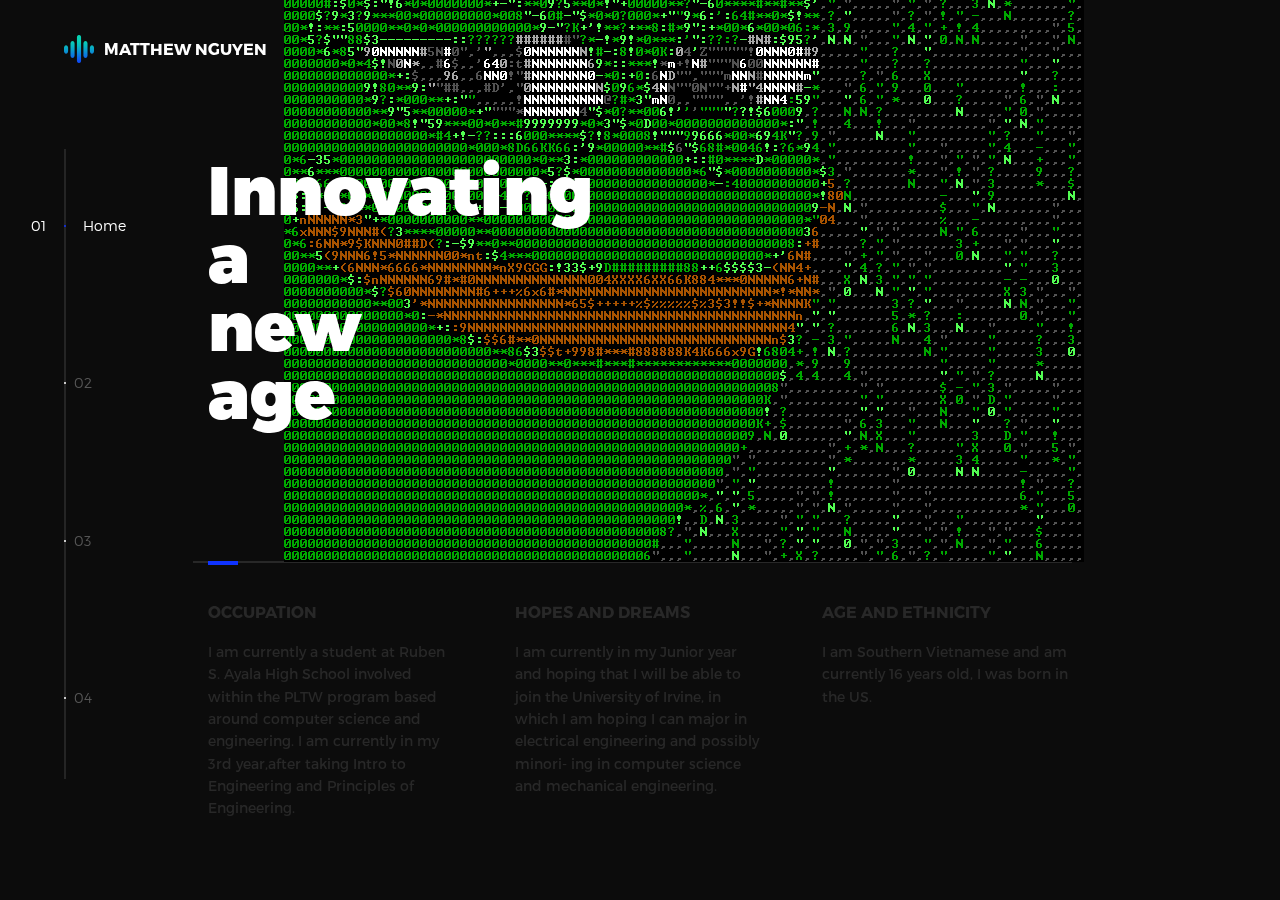
<file: index.html>
<!DOCTYPE html>
<html lang="en">
<head>
  <title>Matthew Nguyen</title>
  <meta charset="utf-8">
  <meta name="viewport" content="width=device-width, initial-scale=1">
  <meta http-equiv="X-UA-Compatible" content="IE=edge">
  <meta name="description" content="HTML5 website template">
  <meta name="keywords" content="global, template, html, css, jquery">
  <meta name="author" content="Bucky Maler">
  <link rel="stylesheet" href="assets/css/main.css">
</head>
<body>

<!-- notification for small viewports and landscape oriented smartphones -->
<div class="device-notification">
  <a class="device-notification--logo" href="#0">
    <img src="assets/img/logo.png" alt="Matthew Nguyen">
    <p>Matthew Nguyen</p>
  </a>
  <p class="device-notification--message">Global has so much to offer that we must request you orient your device to portrait or find a larger screen. You won't be disappointed.</p>
</div>

<div class="perspective effect-rotate-left">
  <div class="container"><div class="outer-nav--return"></div>
    <div id="viewport" class="l-viewport">
      <div class="l-wrapper">
        <header class="header">
          <a class="header--logo" href="#0">
            <img src="assets/img/logo.png" alt="Global">
            <p>Matthew Nguyen</p>
          </a>
        </header>
        <nav class="l-side-nav">
          <ul class="side-nav">
            <li class="is-active"><span>Home</span></li>
            <li><span>Works</span></li>
            <li><span>Contact</span></li>
            <li><span>Hire us</span></li>
          </ul>
        </nav>
        <ul class="l-main-content main-content">
          <li class="l-section section section--is-active">
            <div class="intro">
              <div class="intro--banner">
                <h1>Innovating<br>a<br>new<br>age</h1>
                <img src="assets/img/pepe.gif" alt="Welcome">
              </div>
              <div class="intro--options">
                <a href="#0">
                  <h3>Occupation</h3>
                  <p>I am currently a student at Ruben S. Ayala High School involved within the PLTW program 
				  based around computer science and engineering. I am currently in my 3rd year,after taking 
				  Intro to Engineering and Principles of Engineering.</p>
                </a>
                <a href="#0">
                  <h3>Hopes and Dreams</h3>
                  <p>I am currently in my Junior year and hoping that I will be able to join the University
				  of Irvine, in which I am hoping I can major in electrical engineering and possibly minori-
				  ing in computer science and mechanical engineering.</p>
                </a>
                <a href="#0">
                  <h3>Age and ethnicity</h3>
                  <p>I am Southern Vietnamese and am currently 16 years old, I was born in the US.</p>
                </a>
              </div>
            </div>
          </li>
          <li class="l-section section">
            <div class="work">
              <h2>Coded Projects</h2>
              <div class="work--lockup">
                <ul class="slider">
                  <li class="slider--item slider--item-left">
                    <a href="https://scratch.mit.edu/projects/118981106/">
                      <div class="slider--item-image">
                        <img src="assets/img/me.jpg" alt="First Project">
                      </div>
                      <p class="slider--item-title">First Project</p>
                      <p class="slider--item-description">This was my very first scratch project!</p>
                    </a>
                  </li>
                  <li class="slider--item slider--item-center">
                    <a href="https://scratch.mit.edu/projects/122726466/">
                      <div class="slider--item-image">
                        <img src="assets/images/scratch.jpg" alt="Metiew and Smith">
                      </div>
                      <p class="slider--item-title">First Scratch Game</p>
                      <p class="slider--item-description">I created it with my partner Jonathan Castro!
					  Warning Very Loud</p>
                    </a>
                  </li>
                  <li class="slider--item slider--item-right">
                    <a href="https://repl.it/D7jL/24">
                      <div class="slider--item-image">
                        <img src="assets/images/capture.jpg" alt="Alex Nowak">
                      </div>
                      <p class="slider--item-title">First usage of Python</p>
                      <p class="slider--item-description">This is my first project using the website repl.it</p>
                    </a>
                  </li>
				  <li class="slider--item slider--item-right">
                    <a href="https://drive.google.com/file/d/0BzpZAVygIpgWM2pMdl9BOTVZVmM/view?usp=sharing">
                      <div class="slider--item-image">
                        <img src="assets/images/download.png" alt="First Project">
                      </div>
                      <p class="slider--item-title">Python FlowChart</p>
                      <p class="slider--item-description">This is the flowchart I used for my repl.it project.</p>
                    </a>
                  </li>
				  <li class="slider--item slider--item-right">
                    <a href="https://repl.it/DzmH/8">
                      <div class="slider--item-image">
                        <img src="assets/images/eels_escalators.png" alt="Alex Nowak">
                      </div>
                      <p class="slider--item-title">Python Game</p>
                      <p class="slider--item-description">This is the first game I had made using python!</p>
                    </a>
                  </li>
				  <li class="slider--item slider--item-right">
                    <a href="https://drive.google.com/open?id=0BzpZAVygIpgWbU1UVVQzbnc1aEk">
                      <div class="slider--item-image">
                        <img src="assets/images/guns.jpg" alt="Alex Nowak">
                      </div>
                      <p class="slider--item-title">Image Manipulation</p>
                      <p class="slider--item-description">This is my final project involving images!p>
                    </a>
                  </li>
				  <li class="slider--item slider--item-right">
                    <a href="https://docs.google.com/document/d/1_cnDNaq1uYZS-tTNbZRTub0QyxqTD7INJqITBHd3stI/edit?usp=sharing">
                      <div class="slider--item-image">
                        <img src="assets/images/mexican.png" alt="Alex Nowak">
                      </div>
                      <p class="slider--item-title">Gun coding</p>
                      <p class="slider--item-description">This is my design brief for immigration.</p>
                    </a>
                  </li>
				  <li class="slider--item slider--item-right">
                    <a href="https://docs.google.com/document/d/1vb-aIv2fFekEes6M5yDrj5rjWFsTLCSJAQggomih8b8/edit?usp=sharing">
                      <div class="slider--item-image">
                        <img src="assets/images/fire_spongebob.png" alt="Alex Nowak">
                      </div>
                      <p class="slider--item-title">Fire simulation</p>
                      <p class="slider--item-description">This is my simulation of a wildfire involving net logo!</p>
                    </a>
                  </li>
                </ul>
                <div class="slider--prev">
                  <svg version="1.1" id="Layer_1" xmlns="http://www.w3.org/2000/svg" xmlns:xlink="http://www.w3.org/1999/xlink" x="0px" y="0px"
                  viewBox="0 0 150 118" style="enable-background:new 0 0 150 118;" xml:space="preserve">
                  <g transform="translate(0.000000,118.000000) scale(0.100000,-0.100000)">
                    <path d="M561,1169C525,1155,10,640,3,612c-3-13,1-36,8-52c8-15,134-145,281-289C527,41,562,10,590,10c22,0,41,9,61,29
                    c55,55,49,64-163,278L296,510h575c564,0,576,0,597,20c46,43,37,109-18,137c-19,10-159,13-590,13l-565,1l182,180
                    c101,99,187,188,193,199c16,30,12,57-12,84C631,1174,595,1183,561,1169z"/>
                  </g>
                  </svg>
                </div>
                <div class="slider--next">
                  <svg version="1.1" id="Layer_1" xmlns="http://www.w3.org/2000/svg" xmlns:xlink="http://www.w3.org/1999/xlink" x="0px" y="0px" viewBox="0 0 150 118" style="enable-background:new 0 0 150 118;" xml:space="preserve">
                  <g transform="translate(0.000000,118.000000) scale(0.100000,-0.100000)">
                    <path d="M870,1167c-34-17-55-57-46-90c3-15,81-100,194-211l187-185l-565-1c-431,0-571-3-590-13c-55-28-64-94-18-137c21-20,33-20,597-20h575l-192-193C800,103,794,94,849,39c20-20,39-29,61-29c28,0,63,30,298,262c147,144,272,271,279,282c30,51,23,60-219,304C947,1180,926,1196,870,1167z"/>
                  </g>
                  </svg>
                </div>
              </div>
            </div>
          </li>
          <li class="1-section section">
            <p>Memes!</p>
            <iframe src="https://www.youtube.com/watch?v=q6EoRBvdVPQ&list=PL7XlqX4npddfrdpMCxBnNZXg2GFll7t5y"
              width="560" height="315" frameborder="0" allowfullscreen></iframe>
          </li>
          <li class="l-section section">
              <div class="contact--lockup">
			  <img src="REEE.gif" center no-repeat>
                <div class="modal">
                  <div class="modal--information">
                    <p>33.9898° N, 117.7326° W Chino Hills, California</p>
                    <a href="mailto:flitzcaliburlegion@gmail.com">flitzcaliburlegion@gmail.com</a>
                  </div>
                  <ul class="modal--options">
                    <li><a href="https://twitter.com/Cobalt_Assassin">Twitter</a></li>
                    <li><a href="https://www.instagram.com/is_a_krabby_matty/">Instagram</a></li>
                    <li><a href="mailto:flitzcaliburlegion@gmail.com">Contact Us</a></li>
                  </ul>
                </div>
              </div>
          </li>
          <li class="l-section section">
            <div class="hire">
              <h2>You want us to do</h2>
              <!-- checkout formspree.io for easy form setup -->
              <form class="work-request">
                <div class="work-request--options">
                  <span class="options-a">
                    <input id="opt-1" type="checkbox" value="app design">
                    <label for="opt-1">
                      <svg version="1.1" id="Layer_1" xmlns="http://www.w3.org/2000/svg" xmlns:xlink="http://www.w3.org/1999/xlink" x="0px" y="0px"
                      viewBox="0 0 150 111" style="enable-background:new 0 0 150 111;" xml:space="preserve">
                      <g transform="translate(0.000000,111.000000) scale(0.100000,-0.100000)">
                        <path d="M950,705L555,310L360,505C253,612,160,700,155,700c-6,0-44-34-85-75l-75-75l278-278L550-5l475,475c261,261,475,480,475,485c0,13-132,145-145,145C1349,1100,1167,922,950,705z"/>
                      </g>
                      </svg>
                      App Design
                    </label>
                    <input id="opt-2" type="checkbox" value="graphic design">
                    <label for="opt-2">
                      <svg version="1.1" id="Layer_1" xmlns="http://www.w3.org/2000/svg" xmlns:xlink="http://www.w3.org/1999/xlink" x="0px" y="0px"
                      viewBox="0 0 150 111" style="enable-background:new 0 0 150 111;" xml:space="preserve">
                      <g transform="translate(0.000000,111.000000) scale(0.100000,-0.100000)">
                        <path d="M950,705L555,310L360,505C253,612,160,700,155,700c-6,0-44-34-85-75l-75-75l278-278L550-5l475,475c261,261,475,480,475,485c0,13-132,145-145,145C1349,1100,1167,922,950,705z"/>
                      </g>
                      </svg>
                      Graphic Design
                    </label>
                    <input id="opt-3" type="checkbox" value="motion design">
                    <label for="opt-3">
                      <svg version="1.1" id="Layer_1" xmlns="http://www.w3.org/2000/svg" xmlns:xlink="http://www.w3.org/1999/xlink" x="0px" y="0px"
                      viewBox="0 0 150 111" style="enable-background:new 0 0 150 111;" xml:space="preserve">
                      <g transform="translate(0.000000,111.000000) scale(0.100000,-0.100000)">
                        <path d="M950,705L555,310L360,505C253,612,160,700,155,700c-6,0-44-34-85-75l-75-75l278-278L550-5l475,475c261,261,475,480,475,485c0,13-132,145-145,145C1349,1100,1167,922,950,705z"/>
                      </g>
                      </svg>
                      Motion Design
                    </label>
                  </span>
                  <span class="options-b">
                    <input id="opt-4" type="checkbox" value="ux design">
                    <label for="opt-4">
                      <svg version="1.1" id="Layer_1" xmlns="http://www.w3.org/2000/svg" xmlns:xlink="http://www.w3.org/1999/xlink" x="0px" y="0px"
                      viewBox="0 0 150 111" style="enable-background:new 0 0 150 111;" xml:space="preserve">
                      <g transform="translate(0.000000,111.000000) scale(0.100000,-0.100000)">
                        <path d="M950,705L555,310L360,505C253,612,160,700,155,700c-6,0-44-34-85-75l-75-75l278-278L550-5l475,475c261,261,475,480,475,485c0,13-132,145-145,145C1349,1100,1167,922,950,705z"/>
                      </g>
                      </svg>
                      UX Design
                    </label>
                    <input id="opt-5" type="checkbox" value="webdesign">
                    <label for="opt-5">
                      <svg version="1.1" id="Layer_1" xmlns="http://www.w3.org/2000/svg" xmlns:xlink="http://www.w3.org/1999/xlink" x="0px" y="0px"
                      viewBox="0 0 150 111" style="enable-background:new 0 0 150 111;" xml:space="preserve">
                      <g transform="translate(0.000000,111.000000) scale(0.100000,-0.100000)">
                        <path d="M950,705L555,310L360,505C253,612,160,700,155,700c-6,0-44-34-85-75l-75-75l278-278L550-5l475,475c261,261,475,480,475,485c0,13-132,145-145,145C1349,1100,1167,922,950,705z"/>
                      </g>
                      </svg>
                      Webdesign
                    </label>
                    <input id="opt-6" type="checkbox" value="marketing">
                    <label for="opt-6">
                      <svg version="1.1" id="Layer_1" xmlns="http://www.w3.org/2000/svg" xmlns:xlink="http://www.w3.org/1999/xlink" x="0px" y="0px"
                      viewBox="0 0 150 111" style="enable-background:new 0 0 150 111;" xml:space="preserve">
                      <g transform="translate(0.000000,111.000000) scale(0.100000,-0.100000)">
                        <path d="M950,705L555,310L360,505C253,612,160,700,155,700c-6,0-44-34-85-75l-75-75l278-278L550-5l475,475c261,261,475,480,475,485c0,13-132,145-145,145C1349,1100,1167,922,950,705z"/>
                      </g>
                      </svg>
                      Marketing
                    </label>
                  </span>
                </div>
                <div class="work-request--information">
                  <div class="information-name">
                    <input id="name" type="text" spellcheck="false">
                    <label for="name">Name</label>
                  </div>
                  <div class="information-email">
                    <input id="email" type="email" spellcheck="false">
                    <label for="email">Email</label>
                  </div>
                </div>
				<a href="mailto:flitzcaliburlegion@gmail.com">
					<input type="submit" value="Send Request">
				</a>
              </form>
            </div>
          </li>
        </ul>
      </div>
    </div>
  </div>
  <ul class="outer-nav">
    <li class="is-active">Home</li>
    <li>Works</li>
    <li>About</li>
    <li>Contact</li>
    <li>Hire us</li>
  </ul>
</div>

<script src="https://ajax.googleapis.com/ajax/libs/jquery/2.2.4/jquery.min.js"></script>
<script>window.jQuery || document.write('<script src="assets/js/vendor/jquery-2.2.4.min.js"><\/script>')</script>
<script src="assets/js/functions-min.js"></script>
</body>
</html>
</file>
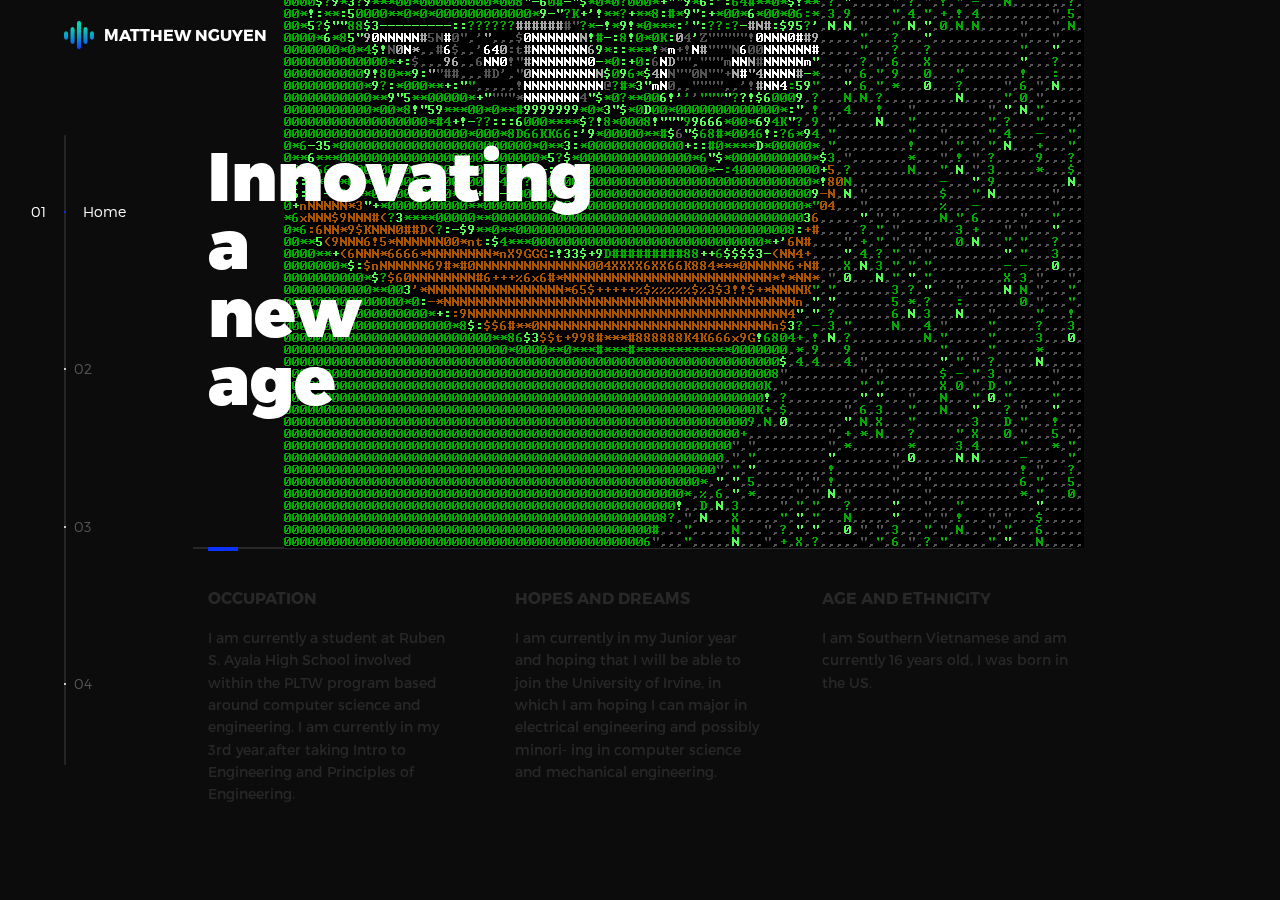
<file: global-master/index.html>
<!DOCTYPE html>
<html lang="en">
<head>
  <title>Matthew Nguyen</title>
  <meta charset="utf-8">
  <meta name="viewport" content="width=device-width, initial-scale=1">
  <meta http-equiv="X-UA-Compatible" content="IE=edge">
  <meta name="description" content="HTML5 website template">
  <meta name="keywords" content="global, template, html, css, jquery">
  <meta name="author" content="Bucky Maler">
  <link rel="stylesheet" href="assets/css/main.css">
</head>
<body>

<!-- notification for small viewports and landscape oriented smartphones -->
<div class="device-notification">
  <a class="device-notification--logo" href="#0">
    <img src="assets/img/logo.png" alt="Matthew Nguyen">
    <p>Matthew Nguyen</p>
  </a>
  <p class="device-notification--message">Global has so much to offer that we must request you orient your device to portrait or find a larger screen. You won't be disappointed.</p>
</div>

<div class="perspective effect-rotate-left">
  <div class="container"><div class="outer-nav--return"></div>
    <div id="viewport" class="l-viewport">
      <div class="l-wrapper">
        <header class="header">
          <a class="header--logo" href="#0">
            <img src="assets/img/logo.png" alt="Global">
            <p>Matthew Nguyen</p>
          </a>
        </header>
        <nav class="l-side-nav">
          <ul class="side-nav">
            <li class="is-active"><span>Home</span></li>
            <li><span>Works</span></li>
            <li><span>Contact</span></li>
            <li><span>Hire us</span></li>
          </ul>
        </nav>
        <ul class="l-main-content main-content">
          <li class="l-section section section--is-active">
            <div class="intro">
              <div class="intro--banner">
                <h1>Innovating<br>a<br>new<br>age</h1>
                <img src="assets/img/pepe.gif" alt="Welcome">
              </div>
              <div class="intro--options">
                <a href="#0">
                  <h3>Occupation</h3>
                  <p>I am currently a student at Ruben S. Ayala High School involved within the PLTW program 
				  based around computer science and engineering. I am currently in my 3rd year,after taking 
				  Intro to Engineering and Principles of Engineering.</p>
                </a>
                <a href="#0">
                  <h3>Hopes and Dreams</h3>
                  <p>I am currently in my Junior year and hoping that I will be able to join the University
				  of Irvine, in which I am hoping I can major in electrical engineering and possibly minori-
				  ing in computer science and mechanical engineering.</p>
                </a>
                <a href="#0">
                  <h3>Age and ethnicity</h3>
                  <p>I am Southern Vietnamese and am currently 16 years old, I was born in the US.</p>
                </a>
              </div>
            </div>
          </li>
          <li class="l-section section">
            <div class="work">
              <h2>Coded Projects</h2>
              <div class="work--lockup">
                <ul class="slider">
                  <li class="slider--item slider--item-left">
                    <a href="https://scratch.mit.edu/projects/118981106/">
                      <div class="slider--item-image">
                        <img src="assets/img/me.jpg" alt="First Project">
                      </div>
                      <p class="slider--item-title">First Project</p>
                      <p class="slider--item-description">This was my very first scratch project!</p>
                    </a>
                  </li>
                  <li class="slider--item slider--item-center">
                    <a href="https://scratch.mit.edu/projects/122726466/">
                      <div class="slider--item-image">
                        <img src="assets/images/scratch.jpg" alt="Metiew and Smith">
                      </div>
                      <p class="slider--item-title">First Scratch Game</p>
                      <p class="slider--item-description">I created it with my partner Jonathan Castro!
					  Warning Very Loud</p>
                    </a>
                  </li>
                  <li class="slider--item slider--item-right">
                    <a href="https://repl.it/D7jL/24">
                      <div class="slider--item-image">
                        <img src="assets/images/capture.jpg" alt="Alex Nowak">
                      </div>
                      <p class="slider--item-title">First usage of Python</p>
                      <p class="slider--item-description">This is my first project using the website repl.it</p>
                    </a>
                  </li>
				  <li class="slider--item slider--item-right">
                    <a href="https://drive.google.com/file/d/0BzpZAVygIpgWM2pMdl9BOTVZVmM/view?usp=sharing">
                      <div class="slider--item-image">
                        <img src="assets/images/download.png" alt="First Project">
                      </div>
                      <p class="slider--item-title">Python FlowChart</p>
                      <p class="slider--item-description">This is the flowchart I used for my repl.it project.</p>
                    </a>
                  </li>
				  <li class="slider--item slider--item-right">
                    <a href="https://repl.it/DzmH/8">
                      <div class="slider--item-image">
                        <img src="assets/images/eels_escalators.png" alt="Alex Nowak">
                      </div>
                      <p class="slider--item-title">Python Game</p>
                      <p class="slider--item-description">This is the first game I had made using python!</p>
                    </a>
                  </li>
				  <li class="slider--item slider--item-right">
                    <a href="https://drive.google.com/open?id=0BzpZAVygIpgWbU1UVVQzbnc1aEk">
                      <div class="slider--item-image">
                        <img src="assets/images/guns.jpg" alt="Alex Nowak">
                      </div>
                      <p class="slider--item-title">Image Manipulation</p>
                      <p class="slider--item-description">This is my final project involving images!p>
                    </a>
                  </li>
				  <li class="slider--item slider--item-right">
                    <a href="https://docs.google.com/document/d/1_cnDNaq1uYZS-tTNbZRTub0QyxqTD7INJqITBHd3stI/edit?usp=sharing">
                      <div class="slider--item-image">
                        <img src="assets/images/mexican.png" alt="Alex Nowak">
                      </div>
                      <p class="slider--item-title">Gun coding</p>
                      <p class="slider--item-description">This is my design brief for immigration.</p>
                    </a>
                  </li>
				  <li class="slider--item slider--item-right">
                    <a href="https://docs.google.com/document/d/1vb-aIv2fFekEes6M5yDrj5rjWFsTLCSJAQggomih8b8/edit?usp=sharing">
                      <div class="slider--item-image">
                        <img src="assets/images/fire_spongebob.png" alt="Alex Nowak">
                      </div>
                      <p class="slider--item-title">Fire simulation</p>
                      <p class="slider--item-description">This is my simulation of a wildfire involving net logo!</p>
                    </a>
                  </li>
                </ul>
                <div class="slider--prev">
                  <svg version="1.1" id="Layer_1" xmlns="http://www.w3.org/2000/svg" xmlns:xlink="http://www.w3.org/1999/xlink" x="0px" y="0px"
                  viewBox="0 0 150 118" style="enable-background:new 0 0 150 118;" xml:space="preserve">
                  <g transform="translate(0.000000,118.000000) scale(0.100000,-0.100000)">
                    <path d="M561,1169C525,1155,10,640,3,612c-3-13,1-36,8-52c8-15,134-145,281-289C527,41,562,10,590,10c22,0,41,9,61,29
                    c55,55,49,64-163,278L296,510h575c564,0,576,0,597,20c46,43,37,109-18,137c-19,10-159,13-590,13l-565,1l182,180
                    c101,99,187,188,193,199c16,30,12,57-12,84C631,1174,595,1183,561,1169z"/>
                  </g>
                  </svg>
                </div>
                <div class="slider--next">
                  <svg version="1.1" id="Layer_1" xmlns="http://www.w3.org/2000/svg" xmlns:xlink="http://www.w3.org/1999/xlink" x="0px" y="0px" viewBox="0 0 150 118" style="enable-background:new 0 0 150 118;" xml:space="preserve">
                  <g transform="translate(0.000000,118.000000) scale(0.100000,-0.100000)">
                    <path d="M870,1167c-34-17-55-57-46-90c3-15,81-100,194-211l187-185l-565-1c-431,0-571-3-590-13c-55-28-64-94-18-137c21-20,33-20,597-20h575l-192-193C800,103,794,94,849,39c20-20,39-29,61-29c28,0,63,30,298,262c147,144,272,271,279,282c30,51,23,60-219,304C947,1180,926,1196,870,1167z"/>
                  </g>
                  </svg>
                </div>
              </div>
            </div>
          </li>
          <li class="l-section section">
              <div class="contact--lockup">
			  <img src="REEE.gif" center no-repeat>
                <div class="modal">
                  <div class="modal--information">
                    <p>33.9898° N, 117.7326° W Chino Hills, California</p>
                    <a href="mailto:flitzcaliburlegion@gmail.com">flitzcaliburlegion@gmail.com</a>
                  </div>
                  <ul class="modal--options">
                    <li><a href="https://twitter.com/Cobalt_Assassin">Twitter</a></li>
                    <li><a href="https://www.instagram.com/is_a_krabby_matty/">Instagram</a></li>
                    <li><a href="mailto:flitzcaliburlegion@gmail.com">Contact Us</a></li>
                  </ul>
                </div>
              </div>
          </li>
          <li class="l-section section">
            <div class="hire">
              <h2>You want us to do</h2>
              <!-- checkout formspree.io for easy form setup -->
              <form class="work-request">
                <div class="work-request--options">
                  <span class="options-a">
                    <input id="opt-1" type="checkbox" value="app design">
                    <label for="opt-1">
                      <svg version="1.1" id="Layer_1" xmlns="http://www.w3.org/2000/svg" xmlns:xlink="http://www.w3.org/1999/xlink" x="0px" y="0px"
                      viewBox="0 0 150 111" style="enable-background:new 0 0 150 111;" xml:space="preserve">
                      <g transform="translate(0.000000,111.000000) scale(0.100000,-0.100000)">
                        <path d="M950,705L555,310L360,505C253,612,160,700,155,700c-6,0-44-34-85-75l-75-75l278-278L550-5l475,475c261,261,475,480,475,485c0,13-132,145-145,145C1349,1100,1167,922,950,705z"/>
                      </g>
                      </svg>
                      App Design
                    </label>
                    <input id="opt-2" type="checkbox" value="graphic design">
                    <label for="opt-2">
                      <svg version="1.1" id="Layer_1" xmlns="http://www.w3.org/2000/svg" xmlns:xlink="http://www.w3.org/1999/xlink" x="0px" y="0px"
                      viewBox="0 0 150 111" style="enable-background:new 0 0 150 111;" xml:space="preserve">
                      <g transform="translate(0.000000,111.000000) scale(0.100000,-0.100000)">
                        <path d="M950,705L555,310L360,505C253,612,160,700,155,700c-6,0-44-34-85-75l-75-75l278-278L550-5l475,475c261,261,475,480,475,485c0,13-132,145-145,145C1349,1100,1167,922,950,705z"/>
                      </g>
                      </svg>
                      Graphic Design
                    </label>
                    <input id="opt-3" type="checkbox" value="motion design">
                    <label for="opt-3">
                      <svg version="1.1" id="Layer_1" xmlns="http://www.w3.org/2000/svg" xmlns:xlink="http://www.w3.org/1999/xlink" x="0px" y="0px"
                      viewBox="0 0 150 111" style="enable-background:new 0 0 150 111;" xml:space="preserve">
                      <g transform="translate(0.000000,111.000000) scale(0.100000,-0.100000)">
                        <path d="M950,705L555,310L360,505C253,612,160,700,155,700c-6,0-44-34-85-75l-75-75l278-278L550-5l475,475c261,261,475,480,475,485c0,13-132,145-145,145C1349,1100,1167,922,950,705z"/>
                      </g>
                      </svg>
                      Motion Design
                    </label>
                  </span>
                  <span class="options-b">
                    <input id="opt-4" type="checkbox" value="ux design">
                    <label for="opt-4">
                      <svg version="1.1" id="Layer_1" xmlns="http://www.w3.org/2000/svg" xmlns:xlink="http://www.w3.org/1999/xlink" x="0px" y="0px"
                      viewBox="0 0 150 111" style="enable-background:new 0 0 150 111;" xml:space="preserve">
                      <g transform="translate(0.000000,111.000000) scale(0.100000,-0.100000)">
                        <path d="M950,705L555,310L360,505C253,612,160,700,155,700c-6,0-44-34-85-75l-75-75l278-278L550-5l475,475c261,261,475,480,475,485c0,13-132,145-145,145C1349,1100,1167,922,950,705z"/>
                      </g>
                      </svg>
                      UX Design
                    </label>
                    <input id="opt-5" type="checkbox" value="webdesign">
                    <label for="opt-5">
                      <svg version="1.1" id="Layer_1" xmlns="http://www.w3.org/2000/svg" xmlns:xlink="http://www.w3.org/1999/xlink" x="0px" y="0px"
                      viewBox="0 0 150 111" style="enable-background:new 0 0 150 111;" xml:space="preserve">
                      <g transform="translate(0.000000,111.000000) scale(0.100000,-0.100000)">
                        <path d="M950,705L555,310L360,505C253,612,160,700,155,700c-6,0-44-34-85-75l-75-75l278-278L550-5l475,475c261,261,475,480,475,485c0,13-132,145-145,145C1349,1100,1167,922,950,705z"/>
                      </g>
                      </svg>
                      Webdesign
                    </label>
                    <input id="opt-6" type="checkbox" value="marketing">
                    <label for="opt-6">
                      <svg version="1.1" id="Layer_1" xmlns="http://www.w3.org/2000/svg" xmlns:xlink="http://www.w3.org/1999/xlink" x="0px" y="0px"
                      viewBox="0 0 150 111" style="enable-background:new 0 0 150 111;" xml:space="preserve">
                      <g transform="translate(0.000000,111.000000) scale(0.100000,-0.100000)">
                        <path d="M950,705L555,310L360,505C253,612,160,700,155,700c-6,0-44-34-85-75l-75-75l278-278L550-5l475,475c261,261,475,480,475,485c0,13-132,145-145,145C1349,1100,1167,922,950,705z"/>
                      </g>
                      </svg>
                      Marketing
                    </label>
                  </span>
                </div>
                <div class="work-request--information">
                  <div class="information-name">
                    <input id="name" type="text" spellcheck="false">
                    <label for="name">Name</label>
                  </div>
                  <div class="information-email">
                    <input id="email" type="email" spellcheck="false">
                    <label for="email">Email</label>
                  </div>
                </div>
				<a href="mailto:flitzcaliburlegion@gmail.com">
					<input type="submit" value="Send Request">
				</a>
              </form>
            </div>
          </li>
        </ul>
      </div>
    </div>
  </div>
  <ul class="outer-nav">
    <li class="is-active">Home</li>
    <li>Works</li>
    <li>About</li>
    <li>Contact</li>
    <li>Hire us</li>
  </ul>
</div>

<script src="https://ajax.googleapis.com/ajax/libs/jquery/2.2.4/jquery.min.js"></script>
<script>window.jQuery || document.write('<script src="assets/js/vendor/jquery-2.2.4.min.js"><\/script>')</script>
<script src="assets/js/functions-min.js"></script>
</body>
</html>
</file>
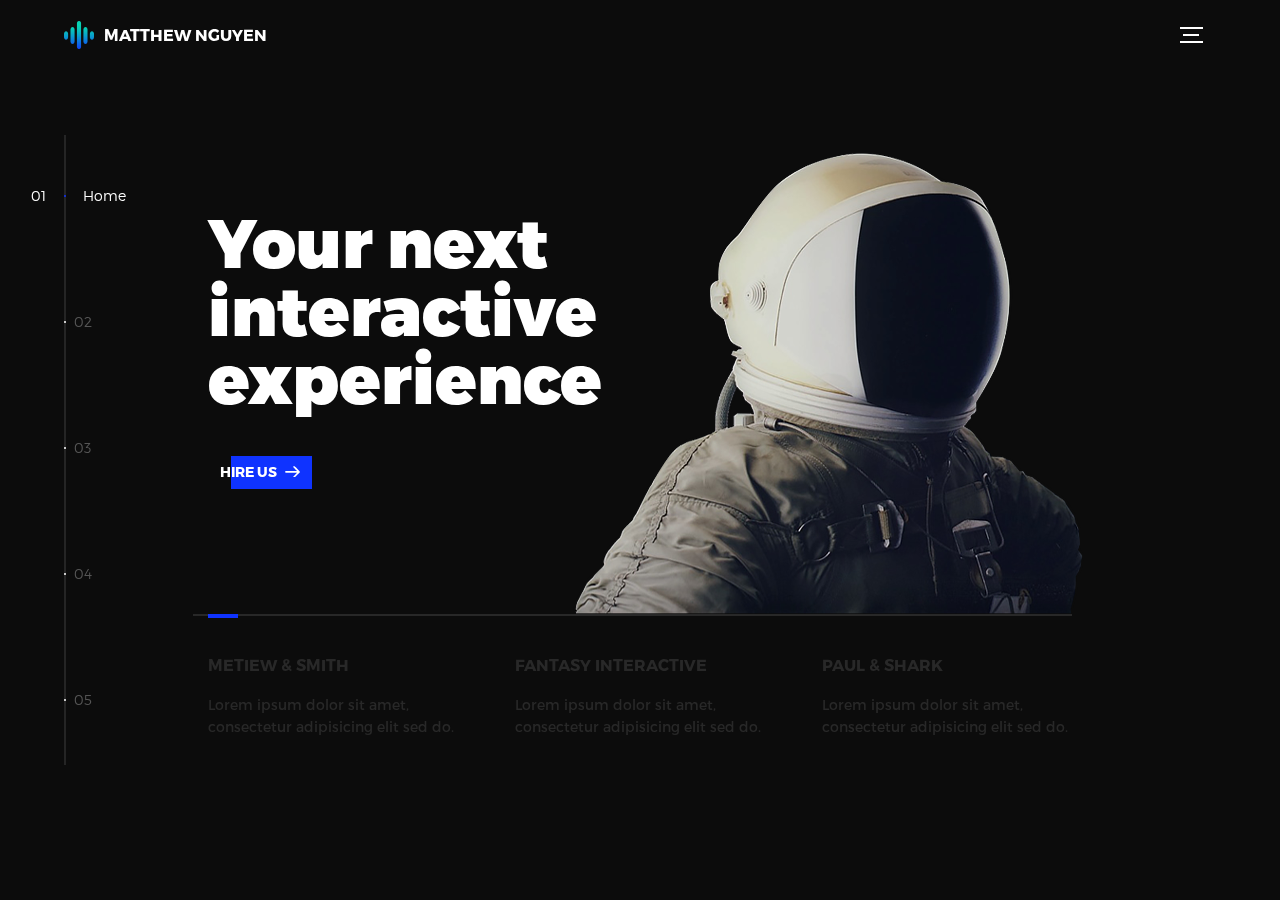
<file: global-master/button.html>
<!DOCTYPE html>
<html lang="en">
<head>
  <title>Matthew Nguyen</title>
  <meta charset="utf-8">
  <meta name="viewport" content="width=device-width, initial-scale=1">
  <meta http-equiv="X-UA-Compatible" content="IE=edge">
  <meta name="description" content="HTML5 website template">
  <meta name="keywords" content="global, template, html, sass, jquery">
  <meta name="author" content="Bucky Maler">
  <link rel="stylesheet" href="assets/css/main.css">
</head>
<body>

<!-- notification for small viewports and landscape oriented smartphones -->
<div class="device-notification">
  <a class="device-notification--logo" href="#0">
    <img src="assets/img/logo.png" alt="Matthew Nguyen">
    <p>Matthew Nguyen</p>
  </a>
  <p class="device-notification--message">Global has so much to offer that we must request you orient your device to portrait or find a larger screen. You won't be disappointed.</p>
</div>

<div class="perspective effect-rotate-left">
  <div class="container"><div class="outer-nav--return"></div>
    <div id="viewport" class="l-viewport">
      <div class="l-wrapper">
        <header class="header">
          <a class="header--logo" href="#0">
            <img src="assets/img/logo.png" alt="Global">
            <p>Matthew Nguyen</p>
          </a>
          <button class="header--cta cta">Hire Us</button>
          <div class="header--nav-toggle">
            <span></span>
          </div>
        </header>
        <nav class="l-side-nav">
          <ul class="side-nav">
            <li class="is-active"><span>Home</span></li>
            <li><span>Works</span></li>
            <li><span>About</span></li>
            <li><span>Contact</span></li>
            <li><span>Hire us</span></li>
          </ul>
        </nav>
        <ul class="l-main-content main-content">
          <li class="l-section section section--is-active">
            <div class="intro">
              <div class="intro--banner">
                <h1>Your next<br>interactive<br>experience</h1>
                <button class="cta">Hire Us
                  <svg version="1.1" id="Layer_1" xmlns="http://www.w3.org/2000/svg" xmlns:xlink="http://www.w3.org/1999/xlink" x="0px" y="0px" viewBox="0 0 150 118" style="enable-background:new 0 0 150 118;" xml:space="preserve">
                  <g transform="translate(0.000000,118.000000) scale(0.100000,-0.100000)">
                    <path d="M870,1167c-34-17-55-57-46-90c3-15,81-100,194-211l187-185l-565-1c-431,0-571-3-590-13c-55-28-64-94-18-137c21-20,33-20,597-20h575l-192-193C800,103,794,94,849,39c20-20,39-29,61-29c28,0,63,30,298,262c147,144,272,271,279,282c30,51,23,60-219,304C947,1180,926,1196,870,1167z"/>
                  </g>
                  </svg>
                  <span class="btn-background"></span>
                </button>
                <img src="assets/img/introduction-visual.png" alt="Welcome">
              </div>
              <div class="intro--options">
                <a href="#0">
                  <h3>Metiew &amp; Smith</h3>
                  <p>Lorem ipsum dolor sit amet, consectetur adipisicing elit sed do.</p>
                </a>
                <a href="#0">
                  <h3>Fantasy interactive</h3>
                  <p>Lorem ipsum dolor sit amet, consectetur adipisicing elit sed do.</p>
                </a>
                <a href="#0">
                  <h3>Paul &amp; shark</h3>
                  <p>Lorem ipsum dolor sit amet, consectetur adipisicing elit sed do.</p>
                </a>
              </div>
            </div>
          </li>
          <li class="l-section section">
            <div class="work">
              <h2>Selected work</h2>
              <div class="work--lockup">
                <ul class="slider">
                  <li class="slider--item slider--item-left">
                    <a href="#0">
                      <div class="slider--item-image">
                        <img src="assets/img/work-victory.jpg" alt="Victory">
                      </div>
                      <p class="slider--item-title">Victory</p>
                      <p class="slider--item-description">Lorem ipsum dolor sit amet, consectetur adipisicing elit sed do.</p>
                    </a>
                  </li>
                  <li class="slider--item slider--item-center">
                    <a href="#0">
                      <div class="slider--item-image">
                        <img src="assets/img/work-metiew-smith.jpg" alt="Metiew and Smith">
                      </div>
                      <p class="slider--item-title">Metiew &amp; Smith</p>
                      <p class="slider--item-description">Lorem ipsum dolor sit amet, consectetur adipisicing elit sed do.</p>
                    </a>
                  </li>
                  <li class="slider--item slider--item-right">
                    <a href="#0">
                      <div class="slider--item-image">
                        <img src="assets/img/work-alex-nowak.jpg" alt="Alex Nowak">
                      </div>
                      <p class="slider--item-title">Alex Nowak</p>
                      <p class="slider--item-description">Lorem ipsum dolor sit amet, consectetur adipisicing elit sed do.</p>
                    </a>
                  </li>
                </ul>
                <div class="slider--prev">
                  <svg version="1.1" id="Layer_1" xmlns="http://www.w3.org/2000/svg" xmlns:xlink="http://www.w3.org/1999/xlink" x="0px" y="0px"
                  viewBox="0 0 150 118" style="enable-background:new 0 0 150 118;" xml:space="preserve">
                  <g transform="translate(0.000000,118.000000) scale(0.100000,-0.100000)">
                    <path d="M561,1169C525,1155,10,640,3,612c-3-13,1-36,8-52c8-15,134-145,281-289C527,41,562,10,590,10c22,0,41,9,61,29
                    c55,55,49,64-163,278L296,510h575c564,0,576,0,597,20c46,43,37,109-18,137c-19,10-159,13-590,13l-565,1l182,180
                    c101,99,187,188,193,199c16,30,12,57-12,84C631,1174,595,1183,561,1169z"/>
                  </g>
                  </svg>
                </div>
                <div class="slider--next">
                  <svg version="1.1" id="Layer_1" xmlns="http://www.w3.org/2000/svg" xmlns:xlink="http://www.w3.org/1999/xlink" x="0px" y="0px" viewBox="0 0 150 118" style="enable-background:new 0 0 150 118;" xml:space="preserve">
                  <g transform="translate(0.000000,118.000000) scale(0.100000,-0.100000)">
                    <path d="M870,1167c-34-17-55-57-46-90c3-15,81-100,194-211l187-185l-565-1c-431,0-571-3-590-13c-55-28-64-94-18-137c21-20,33-20,597-20h575l-192-193C800,103,794,94,849,39c20-20,39-29,61-29c28,0,63,30,298,262c147,144,272,271,279,282c30,51,23,60-219,304C947,1180,926,1196,870,1167z"/>
                  </g>
                  </svg>
                </div>
              </div>
            </div>
          </li>
          <li class="l-section section">
            <div class="about">
              <div class="about--banner">
                <h2>We<br>believe in<br>passionate<br>people</h2>
                <a href="#0">Career
                  <span>
                    <svg version="1.1" id="Layer_1" xmlns="http://www.w3.org/2000/svg" xmlns:xlink="http://www.w3.org/1999/xlink" x="0px" y="0px" viewBox="0 0 150 118" style="enable-background:new 0 0 150 118;" xml:space="preserve">
                    <g transform="translate(0.000000,118.000000) scale(0.100000,-0.100000)">
                      <path d="M870,1167c-34-17-55-57-46-90c3-15,81-100,194-211l187-185l-565-1c-431,0-571-3-590-13c-55-28-64-94-18-137c21-20,33-20,597-20h575l-192-193C800,103,794,94,849,39c20-20,39-29,61-29c28,0,63,30,298,262c147,144,272,271,279,282c30,51,23,60-219,304C947,1180,926,1196,870,1167z"/>
                    </g>
                    </svg>
                  </span>
                </a>
                <img src="assets/img/about-visual.png" alt="About Us">
              </div>
              <div class="about--options">
                <a href="#0">
                  <h3>Winners</h3>
                </a>
                <a href="#0">
                  <h3>Philosophy</h3>
                </a>
                <a href="#0">
                  <h3>History</h3>
                </a>
              </div>
            </div>
          </li>
          <li class="l-section section">
            <div class="contact">
              <div class="contact--lockup">
                <div class="modal">
                  <div class="modal--information">
                    <p>Pawia 5, 31-154 Kraków, Poland</p>
                    <a href="mailto:ouremail@gmail.com">ouremail@gmail.com</a>
                    <a href="tel:+148126287560">+48 12 628 75 60</a>
                  </div>
                  <ul class="modal--options">
                    <li><a href="#0">Bēhance</a></li>
                    <li><a href="#0">dribbble</a></li>
                    <li><a href="mailto:ouremail@gmail.com">Contact Us</a></li>
                  </ul>
                </div>
              </div>
            </div>
          </li>
          <li class="l-section section">
            <div class="hire">
              <h2>You want us to do</h2>
              <!-- checkout formspree.io for easy form setup -->
              <form class="work-request">
                <div class="work-request--options">
                  <span class="options-a">
                    <input id="opt-1" type="checkbox" value="app design">
                    <label for="opt-1">
                      <svg version="1.1" id="Layer_1" xmlns="http://www.w3.org/2000/svg" xmlns:xlink="http://www.w3.org/1999/xlink" x="0px" y="0px"
                      viewBox="0 0 150 111" style="enable-background:new 0 0 150 111;" xml:space="preserve">
                      <g transform="translate(0.000000,111.000000) scale(0.100000,-0.100000)">
                        <path d="M950,705L555,310L360,505C253,612,160,700,155,700c-6,0-44-34-85-75l-75-75l278-278L550-5l475,475c261,261,475,480,475,485c0,13-132,145-145,145C1349,1100,1167,922,950,705z"/>
                      </g>
                      </svg>
                      App Design
                    </label>
                    <input id="opt-2" type="checkbox" value="graphic design">
                    <label for="opt-2">
                      <svg version="1.1" id="Layer_1" xmlns="http://www.w3.org/2000/svg" xmlns:xlink="http://www.w3.org/1999/xlink" x="0px" y="0px"
                      viewBox="0 0 150 111" style="enable-background:new 0 0 150 111;" xml:space="preserve">
                      <g transform="translate(0.000000,111.000000) scale(0.100000,-0.100000)">
                        <path d="M950,705L555,310L360,505C253,612,160,700,155,700c-6,0-44-34-85-75l-75-75l278-278L550-5l475,475c261,261,475,480,475,485c0,13-132,145-145,145C1349,1100,1167,922,950,705z"/>
                      </g>
                      </svg>
                      Graphic Design
                    </label>
                    <input id="opt-3" type="checkbox" value="motion design">
                    <label for="opt-3">
                      <svg version="1.1" id="Layer_1" xmlns="http://www.w3.org/2000/svg" xmlns:xlink="http://www.w3.org/1999/xlink" x="0px" y="0px"
                      viewBox="0 0 150 111" style="enable-background:new 0 0 150 111;" xml:space="preserve">
                      <g transform="translate(0.000000,111.000000) scale(0.100000,-0.100000)">
                        <path d="M950,705L555,310L360,505C253,612,160,700,155,700c-6,0-44-34-85-75l-75-75l278-278L550-5l475,475c261,261,475,480,475,485c0,13-132,145-145,145C1349,1100,1167,922,950,705z"/>
                      </g>
                      </svg>
                      Motion Design
                    </label>
                  </span>
                  <span class="options-b">
                    <input id="opt-4" type="checkbox" value="ux design">
                    <label for="opt-4">
                      <svg version="1.1" id="Layer_1" xmlns="http://www.w3.org/2000/svg" xmlns:xlink="http://www.w3.org/1999/xlink" x="0px" y="0px"
                      viewBox="0 0 150 111" style="enable-background:new 0 0 150 111;" xml:space="preserve">
                      <g transform="translate(0.000000,111.000000) scale(0.100000,-0.100000)">
                        <path d="M950,705L555,310L360,505C253,612,160,700,155,700c-6,0-44-34-85-75l-75-75l278-278L550-5l475,475c261,261,475,480,475,485c0,13-132,145-145,145C1349,1100,1167,922,950,705z"/>
                      </g>
                      </svg>
                      UX Design
                    </label>
                    <input id="opt-5" type="checkbox" value="webdesign">
                    <label for="opt-5">
                      <svg version="1.1" id="Layer_1" xmlns="http://www.w3.org/2000/svg" xmlns:xlink="http://www.w3.org/1999/xlink" x="0px" y="0px"
                      viewBox="0 0 150 111" style="enable-background:new 0 0 150 111;" xml:space="preserve">
                      <g transform="translate(0.000000,111.000000) scale(0.100000,-0.100000)">
                        <path d="M950,705L555,310L360,505C253,612,160,700,155,700c-6,0-44-34-85-75l-75-75l278-278L550-5l475,475c261,261,475,480,475,485c0,13-132,145-145,145C1349,1100,1167,922,950,705z"/>
                      </g>
                      </svg>
                      Webdesign
                    </label>
                    <input id="opt-6" type="checkbox" value="marketing">
                    <label for="opt-6">
                      <svg version="1.1" id="Layer_1" xmlns="http://www.w3.org/2000/svg" xmlns:xlink="http://www.w3.org/1999/xlink" x="0px" y="0px"
                      viewBox="0 0 150 111" style="enable-background:new 0 0 150 111;" xml:space="preserve">
                      <g transform="translate(0.000000,111.000000) scale(0.100000,-0.100000)">
                        <path d="M950,705L555,310L360,505C253,612,160,700,155,700c-6,0-44-34-85-75l-75-75l278-278L550-5l475,475c261,261,475,480,475,485c0,13-132,145-145,145C1349,1100,1167,922,950,705z"/>
                      </g>
                      </svg>
                      Marketing
                    </label>
                  </span>
                </div>
                <div class="work-request--information">
                  <div class="information-name">
                    <input id="name" type="text" spellcheck="false">
                    <label for="name">Name</label>
                  </div>
                  <div class="information-email">
                    <input id="email" type="email" spellcheck="false">
                    <label for="email">Email</label>
                  </div>
                </div>
                <input type="submit" value="Send Request">
              </form>
            </div>
          </li>
        </ul>
      </div>
    </div>
  </div>
  <ul class="outer-nav">
    <li class="is-active">Home</li>
    <li>Works</li>
    <li>About</li>
    <li>Contact</li>
    <li>Hire us</li>
  </ul>
</div>

<script src="https://ajax.googleapis.com/ajax/libs/jquery/2.2.4/jquery.min.js"></script>
<script>window.jQuery || document.write('<script src="assets/js/vendor/jquery-2.2.4.min.js"><\/script>')</script>
<script src="assets/js/functions-min.js"></script>
</body>
</html>
</file>
<file: assets/css/main.css>
﻿@font-face{font-family:'Montserrat';src:url("fonts/Montserrat-Black.eot");src:local("☺"),url("fonts/Montserrat-Black.woff") format("woff"),url("fonts/Montserrat-Black.ttf") format("truetype"),url("fonts/Montserrat-Black.svg") format("svg");font-weight:900;font-style:normal}@font-face{font-family:'Montserrat';src:url("fonts/Montserrat-Bold.eot");src:local("☺"),url("fonts/Montserrat-Bold.woff") format("woff"),url("fonts/Montserrat-Bold.ttf") format("truetype"),url("fonts/Montserrat-Bold.svg") format("svg");font-weight:700;font-style:normal}@font-face{font-family:'Montserrat';src:url("fonts/Montserrat-Regular.eot");src:local("☺"),url("fonts/Montserrat-Regular.woff") format("woff"),url("fonts/Montserrat-Regular.ttf") format("truetype"),url("fonts/Montserrat-Regular.svg") format("svg");font-weight:400;font-style:normal}@font-face{font-family:'Montserrat';src:url("fonts/Montserrat-Light.eot");src:local("☺"),url("fonts/Montserrat-Light.woff") format("woff"),url("fonts/Montserrat-Light.ttf") format("truetype"),url("fonts/Montserrat-Light.svg") format("svg");font-weight:300;font-style:normal}/*! normalize.css v3.0.2 | MIT License | git.io/normalize */html{font-family:sans-serif;-ms-text-size-adjust:100%;-webkit-text-size-adjust:100%}body{margin:0}article,aside,details,figcaption,figure,footer,header,hgroup,main,menu,nav,section,summary{display:block}audio,canvas,progress,video{display:inline-block;vertical-align:baseline}audio:not([controls]){display:none;height:0}[hidden],template{display:none}a{background-color:transparent}a:active,a:hover{outline:0}abbr[title]{border-bottom:1px dotted}b,strong{font-weight:bold}dfn{font-style:italic}h1{font-size:2em;margin:0.67em 0}mark{background:#ff0;color:#000}small{font-size:80%}sub,sup{font-size:75%;line-height:0;position:relative;vertical-align:baseline}sup{top:-0.5em}sub{bottom:-0.25em}img{border:0}svg:not(:root){overflow:hidden}figure{margin:1em 40px}hr{box-sizing:content-box;height:0}pre{overflow:auto}code,kbd,pre,samp{font-family:monospace, monospace;font-size:1em}button,input,optgroup,select,textarea{color:inherit;font:inherit;margin:0}button{overflow:visible}button,select{text-transform:none}button,html input[type="button"],input[type="reset"],input[type="submit"]{-webkit-appearance:button;cursor:pointer}button[disabled],html input[disabled]{cursor:default}button::-moz-focus-inner,input::-moz-focus-inner{border:0;padding:0}input{line-height:normal}input[type="checkbox"],input[type="radio"]{box-sizing:border-box;padding:0}input[type="number"]::-webkit-inner-spin-button,input[type="number"]::-webkit-outer-spin-button{height:auto}input[type="search"]{-webkit-appearance:textfield;box-sizing:content-box}input[type="search"]::-webkit-search-cancel-button,input[type="search"]::-webkit-search-decoration{-webkit-appearance:none}fieldset{border:1px solid #c0c0c0;margin:0 2px;padding:0.35em 0.625em 0.75em}legend{border:0;padding:0}textarea{overflow:auto}optgroup{font-weight:bold}table{border-collapse:collapse;border-spacing:0}td,th{padding:0}::-moz-selection{background:#FFF498}::selection{background:#FFF498}::-moz-selection{background:#FFF498}img::-moz-selection{background:transparent}img::selection{background:transparent}img::-moz-selection{background:transparent}body{-webkit-tap-highlight-color:#FFF498}body{background-color:#0c0c0c;font-size:14px;line-height:1.6;font-family:"Montserrat",sans-serif;color:#fff;-webkit-font-smoothing:antialiased;-webkit-text-size-adjust:100%}.l-viewport{position:relative;width:100%;height:100vh;box-shadow:0 0 45px 5px rgba(0,0,0,0.85);overflow:hidden}.l-wrapper{position:relative;width:1440px;max-width:90%;height:100%;margin:0 auto}.l-side-nav{position:absolute;left:0;display:-webkit-box;display:-webkit-flex;display:-ms-flexbox;display:flex;height:100%;-webkit-box-align:center;-webkit-align-items:center;-ms-flex-align:center;align-items:center}.l-side-nav::before{content:"";position:absolute;top:50%;left:0;-webkit-transform:translateY(-50%);transform:translateY(-50%);width:2px;height:70%;max-height:750px;background-color:#555;opacity:.35;z-index:10}@media (max-width: 1180px){.l-side-nav{display:none}}.l-main-content{position:relative;width:100%;height:100%;margin:0;padding:0;list-style:none}.l-section{position:absolute;width:100%;height:100%}.device-notification{display:none;position:fixed;top:0;left:0;width:100%;height:100%;-webkit-box-orient:vertical;-webkit-box-direction:normal;-webkit-flex-direction:column;-ms-flex-direction:column;flex-direction:column;-webkit-box-align:center;-webkit-align-items:center;-ms-flex-align:center;-ms-grid-row-align:center;align-items:center;-webkit-box-pack:center;-webkit-justify-content:center;-ms-flex-pack:center;justify-content:center;background-color:#0c0c0c;z-index:12}.device-notification--logo{display:-webkit-box;display:-webkit-flex;display:-ms-flexbox;display:flex;-webkit-box-align:center;-webkit-align-items:center;-ms-flex-align:center;align-items:center;text-decoration:none;color:#fff}.device-notification--logo p{margin:0 0 0 10px;font-size:16px;font-weight:700;text-transform:uppercase}.device-notification--message{width:70%;margin:30px 0 0 0;font-weight:700;text-align:center}@media (max-width: 767px) and (min-width: 601px) and (max-height: 680px){.device-notification{display:-webkit-box;display:-webkit-flex;display:-ms-flexbox;display:flex}}@media (max-width: 600px) and (min-width: 480px) and (max-height: 580px){.device-notification{display:-webkit-box;display:-webkit-flex;display:-ms-flexbox;display:flex}}@media (max-width: 736px) and (min-width: 360px) and (orientation: landscape){.device-notification{display:-webkit-box;display:-webkit-flex;display:-ms-flexbox;display:flex}}@media(max-width: 359px){.device-notification{display:-webkit-box;display:-webkit-flex;display:-ms-flexbox;display:flex}}.section{opacity:0;visibility:hidden;-webkit-transition:opacity .4s ease-in-out,visibility 0s .4s;transition:opacity .4s ease-in-out,visibility 0s .4s}.section--is-active{opacity:1;visibility:visible;z-index:1;-webkit-transition:opacity .4s ease-in-out .4s;transition:opacity .4s ease-in-out .4s}.section--next{-webkit-transform:translateY(-45px);transform:translateY(-45px);-webkit-transition:-webkit-transform .4s ease-in-out;transition:-webkit-transform .4s ease-in-out;transition:transform .4s ease-in-out;transition:transform .4s ease-in-out, -webkit-transform .4s ease-in-out}.section--prev{-webkit-transform:translateY(45px);transform:translateY(45px);-webkit-transition:-webkit-transform .4s ease-in-out;transition:-webkit-transform .4s ease-in-out;transition:transform .4s ease-in-out;transition:transform .4s ease-in-out, -webkit-transform .4s ease-in-out}.header{position:absolute;top:0;left:0;display:-webkit-box;display:-webkit-flex;display:-ms-flexbox;display:flex;width:100%;height:70px;-webkit-box-align:center;-webkit-align-items:center;-ms-flex-align:center;align-items:center;-webkit-box-pack:justify;-webkit-justify-content:space-between;-ms-flex-pack:justify;justify-content:space-between;z-index:10}.header--logo{display:-webkit-box;display:-webkit-flex;display:-ms-flexbox;display:flex;-webkit-box-align:center;-webkit-align-items:center;-ms-flex-align:center;align-items:center;text-decoration:none;color:#fff}.header--logo p{margin:0 0 0 10px;font-size:16px;font-weight:700;text-transform:uppercase}.header--nav-toggle{display:-webkit-box;display:-webkit-flex;display:-ms-flexbox;display:flex;width:50px;height:50px;-webkit-box-orient:vertical;-webkit-box-direction:normal;-webkit-flex-direction:column;-ms-flex-direction:column;flex-direction:column;-webkit-box-align:center;-webkit-align-items:center;-ms-flex-align:center;align-items:center;-webkit-box-pack:center;-webkit-justify-content:center;-ms-flex-pack:center;justify-content:center;cursor:pointer}.header--nav-toggle span,.header--nav-toggle::before,.header--nav-toggle::after{content:"";position:relative;width:16px;height:2px;background-color:#fff}.header--nav-toggle::before{bottom:5px;width:23px}.header--nav-toggle::after{top:5px;width:23px}.header--cta{position:absolute;top:50%;left:50%;-webkit-transform:translate(-50%, -50%);transform:translate(-50%, -50%);padding:0 20px;line-height:30px;text-decoration:none;color:#fff;font-weight:700;text-transform:uppercase;background-color:#0f33ff;border:none;opacity:0;visibility:hidden;-webkit-transition:opacity .4s ease-in-out,visibility 0s .4s;transition:opacity .4s ease-in-out,visibility 0s .4s}.header--cta:focus{outline:none}.header--cta.is-active{opacity:1;visibility:visible;-webkit-transition:opacity .4s ease-in-out .4s;transition:opacity .4s ease-in-out .4s}@media (max-width: 767px){.header--cta{display:none}}.side-nav{position:relative;display:-webkit-box;display:-webkit-flex;display:-ms-flexbox;display:flex;width:100px;height:70%;max-height:750px;-webkit-box-orient:vertical;-webkit-box-direction:normal;-webkit-flex-direction:column;-ms-flex-direction:column;flex-direction:column;-webkit-justify-content:space-around;-ms-flex-pack:distribute;justify-content:space-around;margin:0;padding:0;list-style-position:inside;z-index:10}.side-nav>li{position:relative;top:-5px;color:#fff;font-size:6px;cursor:pointer}.side-nav>li span{position:relative;top:3px;left:10px;color:#fff;font-size:14px;font-weight:300;opacity:0;visibility:hidden}.side-nav>li::before{position:absolute;top:3px;left:10px;color:#555;font-size:14px;font-weight:300}.side-nav li:nth-child(1)::before{content:"01"}.side-nav li:nth-child(2)::before{content:"02"}.side-nav li:nth-child(3)::before{content:"03"}.side-nav li:nth-child(4)::before{content:"04"}.side-nav li:nth-child(5)::before{content:"05"}.side-nav li.is-active{color:#0f33ff;-webkit-transition:color .4s ease-in-out;transition:color .4s ease-in-out}.side-nav li.is-active span{opacity:1;visibility:visible;-webkit-transition:opacity .4s ease-in-out;transition:opacity .4s ease-in-out}.side-nav li.is-active::before{left:-33px;color:#fff}.intro{position:relative;display:-webkit-box;display:-webkit-flex;display:-ms-flexbox;display:flex;width:900px;max-width:75%;height:100%;-webkit-box-orient:vertical;-webkit-box-direction:normal;-webkit-flex-direction:column;-ms-flex-direction:column;flex-direction:column;-webkit-box-pack:center;-webkit-justify-content:center;-ms-flex-pack:center;justify-content:center;margin:0 auto}@media (max-width: 1180px){.intro{max-width:100%}}.intro--banner{position:relative;height:475px}.intro--banner::before{content:"";position:absolute;bottom:20px;left:-15px;right:0;height:2px;background-color:#282828}.intro--banner::after{content:"";position:absolute;bottom:18px;left:0;width:30px;height:4px;background-color:#0f33ff}.intro--banner h1{position:relative;font-size:68px;font-weight:900;line-height:1;z-index:1}.intro--banner button{position:relative;padding:5px 17px 5px 12px;font-weight:700;text-transform:uppercase;background-color:transparent;border:none}.intro--banner button .btn-background{position:absolute;top:0;left:23px;right:0;height:100%;background-color:#0f33ff;z-index:-1;-webkit-transition:left .2s ease-in-out;transition:left .2s ease-in-out}.intro--banner button:hover .btn-background{left:0}.intro--banner button:focus{outline:none}.intro--banner button svg{position:relative;left:5px;width:15px;fill:#fff}.intro--banner img{position:absolute;bottom:21px;right:-12px}.intro--options{display:-webkit-box;display:-webkit-flex;display:-ms-flexbox;display:flex;-webkit-box-pack:justify;-webkit-justify-content:space-between;-ms-flex-pack:justify;justify-content:space-between;margin:0;padding:0;list-style:none}.intro--options>a{max-width:250px;text-decoration:none;color:#282828;-webkit-transition:color .2s ease-in-out;transition:color .2s ease-in-out}.intro--options>a:hover{color:#fff}.intro--options h3{font-size:16px;text-transform:uppercase}.intro--options p{margin-bottom:0}@media (max-width: 900px){.intro--banner{height:380px}.intro--banner h1{font-size:55px}.intro--banner img{width:430px}.intro--options>a{margin-right:30px}.intro--options>a:last-child{margin-right:0}}@media (max-width: 767px){.intro--banner{height:305px}.intro--banner h1{font-size:44px}.intro--banner img{width:330px}.intro--options{display:block}.intro--options>a{display:block;max-width:100%;margin:0 0 30px 0}.intro--options>a:last-child{margin-bottom:0}}@media (max-width: 600px){.intro--banner{height:360px}.intro--banner h1{font-size:55px}.intro--banner img{display:none}}@media (max-width: 600px) and (max-height: 750px){.intro--banner{height:auto}.intro--banner::before,.intro--banner::after{display:none}.intro--banner h1{margin-top:0}.intro--options{display:none}}.work{position:relative;display:-webkit-box;display:-webkit-flex;display:-ms-flexbox;display:flex;width:960px;max-width:80%;height:100%;-webkit-box-orient:vertical;-webkit-box-direction:normal;-webkit-flex-direction:column;-ms-flex-direction:column;flex-direction:column;-webkit-box-pack:center;-webkit-justify-content:center;-ms-flex-pack:center;justify-content:center;margin:0 auto}@media (max-width: 1180px){.work{max-width:100%}}.work h2{margin:0 0 20px 0;font-size:30px;text-align:center}.work--lockup{position:relative}.work--lockup .slider{position:relative;display:-webkit-box;display:-webkit-flex;display:-ms-flexbox;display:flex;width:80%;margin:0 auto;padding:0;list-style:none}.work--lockup .slider--item{position:absolute;display:none;text-align:center}.work--lockup .slider--item a{text-decoration:none;color:#858585}.work--lockup .slider--item-title{margin-top:10px;font-size:12px;font-weight:700;text-transform:uppercase}.work--lockup .slider--item-description{display:none;max-width:250px;margin:0 auto}.work--lockup .slider--item-image{width:150px;height:150px;margin:0 auto;border-radius:50%;overflow:hidden}.work--lockup .slider--item-image img{width:100%}.work--lockup .slider--item-left{top:100%;left:0;-webkit-transform:translateY(-50%);transform:translateY(-50%);display:block}.work--lockup .slider--item-right{top:100%;right:0;-webkit-transform:translateY(-50%);transform:translateY(-50%);display:block}.work--lockup .slider--item-center{position:relative;top:30px;left:50%;-webkit-transform:translateX(-50%);transform:translateX(-50%);display:block}.work--lockup .slider--item-center a{color:#fff}.work--lockup .slider--item-center .slider--item-title{margin-top:25px;font-size:16px}.work--lockup .slider--item-center .slider--item-description{display:block}.work--lockup .slider--item-center .slider--item-image{width:300px;height:300px}.work--lockup .slider--next,.work--lockup .slider--prev{position:absolute;top:160px;display:-webkit-box;display:-webkit-flex;display:-ms-flexbox;display:flex;width:50px;height:50px;-webkit-box-align:center;-webkit-align-items:center;-ms-flex-align:center;align-items:center;-webkit-box-pack:center;-webkit-justify-content:center;-ms-flex-pack:center;justify-content:center;background-color:#282828;border-radius:50%;cursor:pointer}.work--lockup .slider--next svg,.work--lockup .slider--prev svg{width:20px;fill:#fff}.work--lockup .slider--next{right:0}.work--lockup .slider--prev{left:0}@media (max-width: 900px){.work--lockup .slider--item-image{width:120px;height:120px}.work--lockup .slider--item-center .slider--item-image{width:240px;height:240px}.work--lockup .slider--next,.work--lockup .slider--prev{top:130px}}@media (max-width: 767px){.work--lockup .slider{width:75%}.work--lockup .slider--item-image{width:90px;height:90px}.work--lockup .slider--item-center .slider--item-image{width:190px;height:190px}.work--lockup .slider--next,.work--lockup .slider--prev{top:105px}}@media (max-width: 600px){.work--lockup .slider{width:auto}.work--lockup .slider--item-left,.work--lockup .slider--item-right{display:none}}.about{position:relative;display:-webkit-box;display:-webkit-flex;display:-ms-flexbox;display:flex;width:900px;max-width:75%;height:100%;-webkit-box-orient:vertical;-webkit-box-direction:normal;-webkit-flex-direction:column;-ms-flex-direction:column;flex-direction:column;-webkit-box-pack:center;-webkit-justify-content:center;-ms-flex-pack:center;justify-content:center;margin:0 auto}@media (max-width: 1180px){.about{max-width:100%}}.about--banner{position:relative;height:475px}.about--banner::before{content:"";position:absolute;top:20px;left:200px;-webkit-transform:rotate(-25deg);transform:rotate(-25deg);border:5px solid #0f33ff;border-right-color:transparent;border-bottom-color:transparent}.about--banner::after{content:"";position:absolute;top:75px;left:400px;-webkit-transform:rotate(45deg);transform:rotate(45deg);width:10px;height:10px;background-color:#0f33ff}.about--banner h2{position:relative;margin-top:35px;font-size:68px;font-weight:900;line-height:1;z-index:1}.about--banner h2::before{content:"";position:absolute;top:60px;left:268px;width:30px;height:30px;background-color:#0f33ff;border-radius:50%}.about--banner h2::after{content:"";position:absolute;top:255px;left:255px;width:10px;height:10px;background-color:#0f33ff}.about--banner a{padding:5px 17px 5px 0;text-decoration:none;color:#fff;font-weight:700;text-transform:uppercase;background-color:transparent}.about--banner a:hover svg{left:10px}.about--banner a svg{position:relative;left:5px;width:15px;fill:#fff;-webkit-transition:left .2s ease-in-out;transition:left .2s ease-in-out}.about--banner img{position:absolute;bottom:-90px;right:-12px}.about--options{display:-webkit-box;display:-webkit-flex;display:-ms-flexbox;display:flex;max-width:600px;-webkit-box-pack:justify;-webkit-justify-content:space-between;-ms-flex-pack:justify;justify-content:space-between;margin:0;padding:0;list-style:none}.about--options>a{position:relative;width:150px;height:75px;text-decoration:none;color:#fff;border:10px solid #0f33ff;background-position:center;background-size:cover;background-repeat:no-repeat}.about--options>a:nth-child(1){background-image:url("../img/about-winners.jpg")}.about--options>a:nth-child(2){background-image:url("../img/about-philosophy.jpg")}.about--options>a:nth-child(3){background-image:url("../img/about-history.jpg")}.about--options>a:hover h3{bottom:-50px}.about--options h3{position:absolute;bottom:-38px;left:10px;font-size:16px;text-transform:uppercase;-webkit-transition:bottom .2s ease-in-out,left .2s ease-in-out;transition:bottom .2s ease-in-out,left .2s ease-in-out}@media (max-width: 767px){.about--banner{height:305px}.about--banner::before{top:0;left:125px}.about--banner::after{top:35px;left:260px}.about--banner h2{margin-top:10px;font-size:44px}.about--banner h2::before{top:28px;left:168px}.about--banner h2::after{top:163px;left:163px}.about--banner img{width:315px}}@media (max-width: 600px){.about--banner{height:auto}.about--banner::before{left:155px}.about--banner::after{left:310px}.about--banner h2{margin-top:0;font-size:55px}.about--banner h2::before{top:43px;left:214px}.about--banner h2::after{top:205px;left:205px}.about--banner img{display:none}.about--options{display:none}}.contact{position:fixed;top:0;left:0;width:100%;height:100%;background-image:url("../img/contact-visual.png");background-position:center;background-size:cover;background-repeat:no-repeat}.contact--lockup{position:relative;display:-webkit-box;display:-webkit-flex;display:-ms-flexbox;display:flex;width:900px;max-width:75%;height:100%;-webkit-box-align:center;-webkit-align-items:center;-ms-flex-align:center;align-items:center;-webkit-box-pack:end;-webkit-justify-content:flex-end;-ms-flex-pack:end;justify-content:flex-end;margin:0 auto}@media (max-width: 1180px){.contact--lockup{max-width:90%}}@media (max-width: 767px){.contact--lockup{-webkit-box-pack:center;-webkit-justify-content:center;-ms-flex-pack:center;justify-content:center}}.contact--lockup .modal{padding:45px 45px;text-align:center;background-color:#0c0c0c;box-shadow:0 0 30px 0 rgba(0,0,0,0.75)}.contact--lockup .modal--information p,.contact--lockup .modal--information a{display:block;margin:14px 0;text-decoration:none;color:#fff;font-weight:700}.contact--lockup .modal--information p{margin-top:0}.contact--lockup .modal--options{margin:0;padding:0;list-style:none}.contact--lockup .modal--options>li{width:130px;margin:0 auto 25px auto}.contact--lockup .modal--options li:nth-child(1){background-color:#1769ff}.contact--lockup .modal--options li:nth-child(2){background-color:#ea4c89}.contact--lockup .modal--options li:nth-child(3){margin-bottom:0;background-color:#0f33ff;text-transform:uppercase}.contact--lockup .modal--options a{display:block;width:100%;padding:8px 0;text-decoration:none;color:#fff;font-weight:700}.hire{position:relative;display:-webkit-box;display:-webkit-flex;display:-ms-flexbox;display:flex;width:700px;max-width:75%;height:100%;-webkit-box-orient:vertical;-webkit-box-direction:normal;-webkit-flex-direction:column;-ms-flex-direction:column;flex-direction:column;-webkit-box-pack:center;-webkit-justify-content:center;-ms-flex-pack:center;justify-content:center;margin:0 auto}@media (max-width: 1180px){.hire{max-width:100%}}.hire h2{margin:0 0 20px 0;font-size:30px;text-align:center}.work-request{display:-webkit-box;display:-webkit-flex;display:-ms-flexbox;display:flex;width:100%;-webkit-box-orient:vertical;-webkit-box-direction:normal;-webkit-flex-direction:column;-ms-flex-direction:column;flex-direction:column;-webkit-box-align:center;-webkit-align-items:center;-ms-flex-align:center;align-items:center;color:#fff}.work-request input[type="submit"]{width:400px;max-width:100%;line-height:50px;font-size:16px;font-weight:700;text-transform:uppercase;background-color:#0f33ff;border:none;border-radius:0}.work-request input[type="submit"]:focus{outline:none}.work-request--options{display:-webkit-box;display:-webkit-flex;display:-ms-flexbox;display:flex;width:100%;-webkit-box-orient:vertical;-webkit-box-direction:normal;-webkit-flex-direction:column;-ms-flex-direction:column;flex-direction:column;-webkit-box-align:center;-webkit-align-items:center;-ms-flex-align:center;align-items:center;margin:30px 0}.work-request--options .options-a{display:-webkit-box;display:-webkit-flex;display:-ms-flexbox;display:flex;width:100%;-webkit-box-pack:justify;-webkit-justify-content:space-between;-ms-flex-pack:justify;justify-content:space-between}.work-request--options .options-b{display:-webkit-box;display:-webkit-flex;display:-ms-flexbox;display:flex;width:72%;-webkit-flex-wrap:wrap;-ms-flex-wrap:wrap;flex-wrap:wrap;-webkit-justify-content:space-around;-ms-flex-pack:distribute;justify-content:space-around}.work-request--options label{display:block;width:200px;margin-bottom:30px;line-height:50px;font-size:16px;font-weight:700;text-align:center;border:2px solid #fff;cursor:pointer;-webkit-transition:background-color .2s ease-in-out,border-color .2s ease-in-out;transition:background-color .2s ease-in-out,border-color .2s ease-in-out}.work-request--options label svg{position:relative;left:-5px;width:0;fill:#fff;-webkit-transition:width .2s ease-in-out;transition:width .2s ease-in-out}.work-request--options input[type="checkbox"]{display:none}.work-request--options input[type="checkbox"]:checked+label{background-color:#0f33ff;border-color:#0f33ff}.work-request--options input[type="checkbox"]:checked+label svg{width:15px}.work-request--information{display:-webkit-box;display:-webkit-flex;display:-ms-flexbox;display:flex;width:100%;-webkit-box-pack:justify;-webkit-justify-content:space-between;-ms-flex-pack:justify;justify-content:space-between;margin-bottom:60px}.work-request--information .information-name,.work-request--information .information-email{position:relative;width:45%;height:50px;font-size:30px;font-weight:300}.work-request--information input[type="text"],.work-request--information input[type="email"]{width:100%;padding:0 0 5px 0;background-color:transparent;border:none;border-bottom:1px solid #fff;border-radius:0}.work-request--information input[type="text"]:focus,.work-request--information input[type="email"]:focus{outline:none;background-color:#0c0c0c}.work-request--information label{position:absolute;top:0;left:0;pointer-events:none;-webkit-transition:top .2s ease-in-out,font-size .2s ease-in-out;transition:top .2s ease-in-out,font-size .2s ease-in-out}.work-request--information input:focus+label,.work-request--information input.has-value+label{top:-15px;font-size:14px}@media (max-width: 767px){.work-request--options{-webkit-box-orient:horizontal;-webkit-box-direction:normal;-webkit-flex-direction:row;-ms-flex-direction:row;flex-direction:row;-webkit-justify-content:space-around;-ms-flex-pack:distribute;justify-content:space-around}.work-request--options .options-a,.work-request--options .options-b{display:block;width:auto}}@media (max-width: 600px){.work-request--options{margin:20px 0}}@media (max-width: 600px) and (max-width: 415px){.work-request--options{-webkit-box-pack:justify;-webkit-justify-content:space-between;-ms-flex-pack:justify;justify-content:space-between}}@media (max-width: 600px){.work-request--options label{width:150px;margin-bottom:15px;font-size:14px}.work-request--options input[type="checkbox"]:checked+label svg{width:12px}.work-request--information{margin-bottom:30px}.work-request--information .information-name,.work-request--information .information-email{height:40px;font-size:24px}}.perspective{position:relative;width:100%;height:100%;overflow:hidden}.perspective--modalview{position:fixed;-webkit-perspective:1500px;perspective:1500px}.container{position:relative;-webkit-transform:translateZ(0) translateX(0) rotateY(0deg);transform:translateZ(0) translateX(0) rotateY(0deg);min-height:100%;outline:30px solid #0f33ff;-webkit-transition:-webkit-transform .4s;transition:-webkit-transform .4s;transition:transform .4s;transition:transform .4s, -webkit-transform .4s}.modalview .container{position:absolute;width:100%;height:100%;overflow:hidden;-webkit-backface-visibility:hidden;backface-visibility:hidden}.effect-rotate-left .container{-webkit-transform-origin:0% 50%;transform-origin:0% 50%;-webkit-transition:-webkit-transform .4s;transition:-webkit-transform .4s;transition:transform .4s;transition:transform .4s, -webkit-transform .4s}.effect-rotate-left--animate .container{-webkit-transform:translateZ(-1800px) translateX(-50%) rotateY(45deg);transform:translateZ(-1800px) translateX(-50%) rotateY(45deg);outline:30px solid #0f33ff}.outer-nav{position:absolute;top:50%;left:55%;-webkit-transform:translateY(-50%);transform:translateY(-50%);-webkit-transform-style:preserve-3d;transform-style:preserve-3d;margin:0;padding:0;list-style:none;text-align:center;visibility:hidden;-webkit-transition:visibility 0s .2s;transition:visibility 0s .2s}.outer-nav.is-vis{visibility:visible}.outer-nav--return{position:absolute;top:0;left:0;width:100%;height:100%;display:none;cursor:pointer;z-index:11}.outer-nav--return.is-vis{display:block}.outer-nav>li{-webkit-transform-style:preserve-3d;transform-style:preserve-3d;-webkit-transform:translateX(350px) translateZ(-1000px);transform:translateX(350px) translateZ(-1000px);font-size:55px;font-weight:900;opacity:0;cursor:pointer;-webkit-transition:opacity .2s,-webkit-transform .2s;transition:opacity .2s,-webkit-transform .2s;transition:transform .2s,opacity .2s;transition:transform .2s,opacity .2s,-webkit-transform .2s}.outer-nav>li.is-vis{-webkit-transform:translateX(0) translateZ(0);transform:translateX(0) translateZ(0);opacity:1;-webkit-transition:opacity .4s,-webkit-transform .4s;transition:opacity .4s,-webkit-transform .4s;transition:transform .4s,opacity .4s;transition:transform .4s,opacity .4s,-webkit-transform .4s}.outer-nav>li::before{content:"";position:absolute;top:50%;left:50%;-webkit-transform:translate(-50%, -25%);transform:translate(-50%, -25%);width:110%;height:15px;opacity:0;background-color:#0f33ff}.outer-nav>li.is-active::before{opacity:1}@media (max-width: 767px){.outer-nav>li{font-size:44px}}@media (max-width: 600px){.outer-nav>li{font-size:34px}}.outer-nav li.is-vis:nth-child(2){-webkit-transition-delay:.04s;transition-delay:.04s}.outer-nav li.is-vis:nth-child(3){-webkit-transition-delay:.08s;transition-delay:.08s}.outer-nav li.is-vis:nth-child(4){-webkit-transition-delay:.12s;transition-delay:.12s}.outer-nav li.is-vis:nth-child(5){-webkit-transition-delay:.16s;transition-delay:.16s}
</file>
<file: global-master/assets/css/main.css>
﻿@font-face{font-family:'Montserrat';src:url("fonts/Montserrat-Black.eot");src:local("☺"),url("fonts/Montserrat-Black.woff") format("woff"),url("fonts/Montserrat-Black.ttf") format("truetype"),url("fonts/Montserrat-Black.svg") format("svg");font-weight:900;font-style:normal}@font-face{font-family:'Montserrat';src:url("fonts/Montserrat-Bold.eot");src:local("☺"),url("fonts/Montserrat-Bold.woff") format("woff"),url("fonts/Montserrat-Bold.ttf") format("truetype"),url("fonts/Montserrat-Bold.svg") format("svg");font-weight:700;font-style:normal}@font-face{font-family:'Montserrat';src:url("fonts/Montserrat-Regular.eot");src:local("☺"),url("fonts/Montserrat-Regular.woff") format("woff"),url("fonts/Montserrat-Regular.ttf") format("truetype"),url("fonts/Montserrat-Regular.svg") format("svg");font-weight:400;font-style:normal}@font-face{font-family:'Montserrat';src:url("fonts/Montserrat-Light.eot");src:local("☺"),url("fonts/Montserrat-Light.woff") format("woff"),url("fonts/Montserrat-Light.ttf") format("truetype"),url("fonts/Montserrat-Light.svg") format("svg");font-weight:300;font-style:normal}/*! normalize.css v3.0.2 | MIT License | git.io/normalize */html{font-family:sans-serif;-ms-text-size-adjust:100%;-webkit-text-size-adjust:100%}body{margin:0}article,aside,details,figcaption,figure,footer,header,hgroup,main,menu,nav,section,summary{display:block}audio,canvas,progress,video{display:inline-block;vertical-align:baseline}audio:not([controls]){display:none;height:0}[hidden],template{display:none}a{background-color:transparent}a:active,a:hover{outline:0}abbr[title]{border-bottom:1px dotted}b,strong{font-weight:bold}dfn{font-style:italic}h1{font-size:2em;margin:0.67em 0}mark{background:#ff0;color:#000}small{font-size:80%}sub,sup{font-size:75%;line-height:0;position:relative;vertical-align:baseline}sup{top:-0.5em}sub{bottom:-0.25em}img{border:0}svg:not(:root){overflow:hidden}figure{margin:1em 40px}hr{box-sizing:content-box;height:0}pre{overflow:auto}code,kbd,pre,samp{font-family:monospace, monospace;font-size:1em}button,input,optgroup,select,textarea{color:inherit;font:inherit;margin:0}button{overflow:visible}button,select{text-transform:none}button,html input[type="button"],input[type="reset"],input[type="submit"]{-webkit-appearance:button;cursor:pointer}button[disabled],html input[disabled]{cursor:default}button::-moz-focus-inner,input::-moz-focus-inner{border:0;padding:0}input{line-height:normal}input[type="checkbox"],input[type="radio"]{box-sizing:border-box;padding:0}input[type="number"]::-webkit-inner-spin-button,input[type="number"]::-webkit-outer-spin-button{height:auto}input[type="search"]{-webkit-appearance:textfield;box-sizing:content-box}input[type="search"]::-webkit-search-cancel-button,input[type="search"]::-webkit-search-decoration{-webkit-appearance:none}fieldset{border:1px solid #c0c0c0;margin:0 2px;padding:0.35em 0.625em 0.75em}legend{border:0;padding:0}textarea{overflow:auto}optgroup{font-weight:bold}table{border-collapse:collapse;border-spacing:0}td,th{padding:0}::-moz-selection{background:#FFF498}::selection{background:#FFF498}::-moz-selection{background:#FFF498}img::-moz-selection{background:transparent}img::selection{background:transparent}img::-moz-selection{background:transparent}body{-webkit-tap-highlight-color:#FFF498}body{background-color:#0c0c0c;font-size:14px;line-height:1.6;font-family:"Montserrat",sans-serif;color:#fff;-webkit-font-smoothing:antialiased;-webkit-text-size-adjust:100%}.l-viewport{position:relative;width:100%;height:100vh;box-shadow:0 0 45px 5px rgba(0,0,0,0.85);overflow:hidden}.l-wrapper{position:relative;width:1440px;max-width:90%;height:100%;margin:0 auto}.l-side-nav{position:absolute;left:0;display:-webkit-box;display:-webkit-flex;display:-ms-flexbox;display:flex;height:100%;-webkit-box-align:center;-webkit-align-items:center;-ms-flex-align:center;align-items:center}.l-side-nav::before{content:"";position:absolute;top:50%;left:0;-webkit-transform:translateY(-50%);transform:translateY(-50%);width:2px;height:70%;max-height:750px;background-color:#555;opacity:.35;z-index:10}@media (max-width: 1180px){.l-side-nav{display:none}}.l-main-content{position:relative;width:100%;height:100%;margin:0;padding:0;list-style:none}.l-section{position:absolute;width:100%;height:100%}.device-notification{display:none;position:fixed;top:0;left:0;width:100%;height:100%;-webkit-box-orient:vertical;-webkit-box-direction:normal;-webkit-flex-direction:column;-ms-flex-direction:column;flex-direction:column;-webkit-box-align:center;-webkit-align-items:center;-ms-flex-align:center;-ms-grid-row-align:center;align-items:center;-webkit-box-pack:center;-webkit-justify-content:center;-ms-flex-pack:center;justify-content:center;background-color:#0c0c0c;z-index:12}.device-notification--logo{display:-webkit-box;display:-webkit-flex;display:-ms-flexbox;display:flex;-webkit-box-align:center;-webkit-align-items:center;-ms-flex-align:center;align-items:center;text-decoration:none;color:#fff}.device-notification--logo p{margin:0 0 0 10px;font-size:16px;font-weight:700;text-transform:uppercase}.device-notification--message{width:70%;margin:30px 0 0 0;font-weight:700;text-align:center}@media (max-width: 767px) and (min-width: 601px) and (max-height: 680px){.device-notification{display:-webkit-box;display:-webkit-flex;display:-ms-flexbox;display:flex}}@media (max-width: 600px) and (min-width: 480px) and (max-height: 580px){.device-notification{display:-webkit-box;display:-webkit-flex;display:-ms-flexbox;display:flex}}@media (max-width: 736px) and (min-width: 360px) and (orientation: landscape){.device-notification{display:-webkit-box;display:-webkit-flex;display:-ms-flexbox;display:flex}}@media(max-width: 359px){.device-notification{display:-webkit-box;display:-webkit-flex;display:-ms-flexbox;display:flex}}.section{opacity:0;visibility:hidden;-webkit-transition:opacity .4s ease-in-out,visibility 0s .4s;transition:opacity .4s ease-in-out,visibility 0s .4s}.section--is-active{opacity:1;visibility:visible;z-index:1;-webkit-transition:opacity .4s ease-in-out .4s;transition:opacity .4s ease-in-out .4s}.section--next{-webkit-transform:translateY(-45px);transform:translateY(-45px);-webkit-transition:-webkit-transform .4s ease-in-out;transition:-webkit-transform .4s ease-in-out;transition:transform .4s ease-in-out;transition:transform .4s ease-in-out, -webkit-transform .4s ease-in-out}.section--prev{-webkit-transform:translateY(45px);transform:translateY(45px);-webkit-transition:-webkit-transform .4s ease-in-out;transition:-webkit-transform .4s ease-in-out;transition:transform .4s ease-in-out;transition:transform .4s ease-in-out, -webkit-transform .4s ease-in-out}.header{position:absolute;top:0;left:0;display:-webkit-box;display:-webkit-flex;display:-ms-flexbox;display:flex;width:100%;height:70px;-webkit-box-align:center;-webkit-align-items:center;-ms-flex-align:center;align-items:center;-webkit-box-pack:justify;-webkit-justify-content:space-between;-ms-flex-pack:justify;justify-content:space-between;z-index:10}.header--logo{display:-webkit-box;display:-webkit-flex;display:-ms-flexbox;display:flex;-webkit-box-align:center;-webkit-align-items:center;-ms-flex-align:center;align-items:center;text-decoration:none;color:#fff}.header--logo p{margin:0 0 0 10px;font-size:16px;font-weight:700;text-transform:uppercase}.header--nav-toggle{display:-webkit-box;display:-webkit-flex;display:-ms-flexbox;display:flex;width:50px;height:50px;-webkit-box-orient:vertical;-webkit-box-direction:normal;-webkit-flex-direction:column;-ms-flex-direction:column;flex-direction:column;-webkit-box-align:center;-webkit-align-items:center;-ms-flex-align:center;align-items:center;-webkit-box-pack:center;-webkit-justify-content:center;-ms-flex-pack:center;justify-content:center;cursor:pointer}.header--nav-toggle span,.header--nav-toggle::before,.header--nav-toggle::after{content:"";position:relative;width:16px;height:2px;background-color:#fff}.header--nav-toggle::before{bottom:5px;width:23px}.header--nav-toggle::after{top:5px;width:23px}.header--cta{position:absolute;top:50%;left:50%;-webkit-transform:translate(-50%, -50%);transform:translate(-50%, -50%);padding:0 20px;line-height:30px;text-decoration:none;color:#fff;font-weight:700;text-transform:uppercase;background-color:#0f33ff;border:none;opacity:0;visibility:hidden;-webkit-transition:opacity .4s ease-in-out,visibility 0s .4s;transition:opacity .4s ease-in-out,visibility 0s .4s}.header--cta:focus{outline:none}.header--cta.is-active{opacity:1;visibility:visible;-webkit-transition:opacity .4s ease-in-out .4s;transition:opacity .4s ease-in-out .4s}@media (max-width: 767px){.header--cta{display:none}}.side-nav{position:relative;display:-webkit-box;display:-webkit-flex;display:-ms-flexbox;display:flex;width:100px;height:70%;max-height:750px;-webkit-box-orient:vertical;-webkit-box-direction:normal;-webkit-flex-direction:column;-ms-flex-direction:column;flex-direction:column;-webkit-justify-content:space-around;-ms-flex-pack:distribute;justify-content:space-around;margin:0;padding:0;list-style-position:inside;z-index:10}.side-nav>li{position:relative;top:-5px;color:#fff;font-size:6px;cursor:pointer}.side-nav>li span{position:relative;top:3px;left:10px;color:#fff;font-size:14px;font-weight:300;opacity:0;visibility:hidden}.side-nav>li::before{position:absolute;top:3px;left:10px;color:#555;font-size:14px;font-weight:300}.side-nav li:nth-child(1)::before{content:"01"}.side-nav li:nth-child(2)::before{content:"02"}.side-nav li:nth-child(3)::before{content:"03"}.side-nav li:nth-child(4)::before{content:"04"}.side-nav li:nth-child(5)::before{content:"05"}.side-nav li.is-active{color:#0f33ff;-webkit-transition:color .4s ease-in-out;transition:color .4s ease-in-out}.side-nav li.is-active span{opacity:1;visibility:visible;-webkit-transition:opacity .4s ease-in-out;transition:opacity .4s ease-in-out}.side-nav li.is-active::before{left:-33px;color:#fff}.intro{position:relative;display:-webkit-box;display:-webkit-flex;display:-ms-flexbox;display:flex;width:900px;max-width:75%;height:100%;-webkit-box-orient:vertical;-webkit-box-direction:normal;-webkit-flex-direction:column;-ms-flex-direction:column;flex-direction:column;-webkit-box-pack:center;-webkit-justify-content:center;-ms-flex-pack:center;justify-content:center;margin:0 auto}@media (max-width: 1180px){.intro{max-width:100%}}.intro--banner{position:relative;height:475px}.intro--banner::before{content:"";position:absolute;bottom:20px;left:-15px;right:0;height:2px;background-color:#282828}.intro--banner::after{content:"";position:absolute;bottom:18px;left:0;width:30px;height:4px;background-color:#0f33ff}.intro--banner h1{position:relative;font-size:68px;font-weight:900;line-height:1;z-index:1}.intro--banner button{position:relative;padding:5px 17px 5px 12px;font-weight:700;text-transform:uppercase;background-color:transparent;border:none}.intro--banner button .btn-background{position:absolute;top:0;left:23px;right:0;height:100%;background-color:#0f33ff;z-index:-1;-webkit-transition:left .2s ease-in-out;transition:left .2s ease-in-out}.intro--banner button:hover .btn-background{left:0}.intro--banner button:focus{outline:none}.intro--banner button svg{position:relative;left:5px;width:15px;fill:#fff}.intro--banner img{position:absolute;bottom:21px;right:-12px}.intro--options{display:-webkit-box;display:-webkit-flex;display:-ms-flexbox;display:flex;-webkit-box-pack:justify;-webkit-justify-content:space-between;-ms-flex-pack:justify;justify-content:space-between;margin:0;padding:0;list-style:none}.intro--options>a{max-width:250px;text-decoration:none;color:#282828;-webkit-transition:color .2s ease-in-out;transition:color .2s ease-in-out}.intro--options>a:hover{color:#fff}.intro--options h3{font-size:16px;text-transform:uppercase}.intro--options p{margin-bottom:0}@media (max-width: 900px){.intro--banner{height:380px}.intro--banner h1{font-size:55px}.intro--banner img{width:430px}.intro--options>a{margin-right:30px}.intro--options>a:last-child{margin-right:0}}@media (max-width: 767px){.intro--banner{height:305px}.intro--banner h1{font-size:44px}.intro--banner img{width:330px}.intro--options{display:block}.intro--options>a{display:block;max-width:100%;margin:0 0 30px 0}.intro--options>a:last-child{margin-bottom:0}}@media (max-width: 600px){.intro--banner{height:360px}.intro--banner h1{font-size:55px}.intro--banner img{display:none}}@media (max-width: 600px) and (max-height: 750px){.intro--banner{height:auto}.intro--banner::before,.intro--banner::after{display:none}.intro--banner h1{margin-top:0}.intro--options{display:none}}.work{position:relative;display:-webkit-box;display:-webkit-flex;display:-ms-flexbox;display:flex;width:960px;max-width:80%;height:100%;-webkit-box-orient:vertical;-webkit-box-direction:normal;-webkit-flex-direction:column;-ms-flex-direction:column;flex-direction:column;-webkit-box-pack:center;-webkit-justify-content:center;-ms-flex-pack:center;justify-content:center;margin:0 auto}@media (max-width: 1180px){.work{max-width:100%}}.work h2{margin:0 0 20px 0;font-size:30px;text-align:center}.work--lockup{position:relative}.work--lockup .slider{position:relative;display:-webkit-box;display:-webkit-flex;display:-ms-flexbox;display:flex;width:80%;margin:0 auto;padding:0;list-style:none}.work--lockup .slider--item{position:absolute;display:none;text-align:center}.work--lockup .slider--item a{text-decoration:none;color:#858585}.work--lockup .slider--item-title{margin-top:10px;font-size:12px;font-weight:700;text-transform:uppercase}.work--lockup .slider--item-description{display:none;max-width:250px;margin:0 auto}.work--lockup .slider--item-image{width:150px;height:150px;margin:0 auto;border-radius:50%;overflow:hidden}.work--lockup .slider--item-image img{width:100%}.work--lockup .slider--item-left{top:100%;left:0;-webkit-transform:translateY(-50%);transform:translateY(-50%);display:block}.work--lockup .slider--item-right{top:100%;right:0;-webkit-transform:translateY(-50%);transform:translateY(-50%);display:block}.work--lockup .slider--item-center{position:relative;top:30px;left:50%;-webkit-transform:translateX(-50%);transform:translateX(-50%);display:block}.work--lockup .slider--item-center a{color:#fff}.work--lockup .slider--item-center .slider--item-title{margin-top:25px;font-size:16px}.work--lockup .slider--item-center .slider--item-description{display:block}.work--lockup .slider--item-center .slider--item-image{width:300px;height:300px}.work--lockup .slider--next,.work--lockup .slider--prev{position:absolute;top:160px;display:-webkit-box;display:-webkit-flex;display:-ms-flexbox;display:flex;width:50px;height:50px;-webkit-box-align:center;-webkit-align-items:center;-ms-flex-align:center;align-items:center;-webkit-box-pack:center;-webkit-justify-content:center;-ms-flex-pack:center;justify-content:center;background-color:#282828;border-radius:50%;cursor:pointer}.work--lockup .slider--next svg,.work--lockup .slider--prev svg{width:20px;fill:#fff}.work--lockup .slider--next{right:0}.work--lockup .slider--prev{left:0}@media (max-width: 900px){.work--lockup .slider--item-image{width:120px;height:120px}.work--lockup .slider--item-center .slider--item-image{width:240px;height:240px}.work--lockup .slider--next,.work--lockup .slider--prev{top:130px}}@media (max-width: 767px){.work--lockup .slider{width:75%}.work--lockup .slider--item-image{width:90px;height:90px}.work--lockup .slider--item-center .slider--item-image{width:190px;height:190px}.work--lockup .slider--next,.work--lockup .slider--prev{top:105px}}@media (max-width: 600px){.work--lockup .slider{width:auto}.work--lockup .slider--item-left,.work--lockup .slider--item-right{display:none}}.about{position:relative;display:-webkit-box;display:-webkit-flex;display:-ms-flexbox;display:flex;width:900px;max-width:75%;height:100%;-webkit-box-orient:vertical;-webkit-box-direction:normal;-webkit-flex-direction:column;-ms-flex-direction:column;flex-direction:column;-webkit-box-pack:center;-webkit-justify-content:center;-ms-flex-pack:center;justify-content:center;margin:0 auto}@media (max-width: 1180px){.about{max-width:100%}}.about--banner{position:relative;height:475px}.about--banner::before{content:"";position:absolute;top:20px;left:200px;-webkit-transform:rotate(-25deg);transform:rotate(-25deg);border:5px solid #0f33ff;border-right-color:transparent;border-bottom-color:transparent}.about--banner::after{content:"";position:absolute;top:75px;left:400px;-webkit-transform:rotate(45deg);transform:rotate(45deg);width:10px;height:10px;background-color:#0f33ff}.about--banner h2{position:relative;margin-top:35px;font-size:68px;font-weight:900;line-height:1;z-index:1}.about--banner h2::before{content:"";position:absolute;top:60px;left:268px;width:30px;height:30px;background-color:#0f33ff;border-radius:50%}.about--banner h2::after{content:"";position:absolute;top:255px;left:255px;width:10px;height:10px;background-color:#0f33ff}.about--banner a{padding:5px 17px 5px 0;text-decoration:none;color:#fff;font-weight:700;text-transform:uppercase;background-color:transparent}.about--banner a:hover svg{left:10px}.about--banner a svg{position:relative;left:5px;width:15px;fill:#fff;-webkit-transition:left .2s ease-in-out;transition:left .2s ease-in-out}.about--banner img{position:absolute;bottom:-90px;right:-12px}.about--options{display:-webkit-box;display:-webkit-flex;display:-ms-flexbox;display:flex;max-width:600px;-webkit-box-pack:justify;-webkit-justify-content:space-between;-ms-flex-pack:justify;justify-content:space-between;margin:0;padding:0;list-style:none}.about--options>a{position:relative;width:150px;height:75px;text-decoration:none;color:#fff;border:10px solid #0f33ff;background-position:center;background-size:cover;background-repeat:no-repeat}.about--options>a:nth-child(1){background-image:url("../img/about-winners.jpg")}.about--options>a:nth-child(2){background-image:url("../img/about-philosophy.jpg")}.about--options>a:nth-child(3){background-image:url("../img/about-history.jpg")}.about--options>a:hover h3{bottom:-50px}.about--options h3{position:absolute;bottom:-38px;left:10px;font-size:16px;text-transform:uppercase;-webkit-transition:bottom .2s ease-in-out,left .2s ease-in-out;transition:bottom .2s ease-in-out,left .2s ease-in-out}@media (max-width: 767px){.about--banner{height:305px}.about--banner::before{top:0;left:125px}.about--banner::after{top:35px;left:260px}.about--banner h2{margin-top:10px;font-size:44px}.about--banner h2::before{top:28px;left:168px}.about--banner h2::after{top:163px;left:163px}.about--banner img{width:315px}}@media (max-width: 600px){.about--banner{height:auto}.about--banner::before{left:155px}.about--banner::after{left:310px}.about--banner h2{margin-top:0;font-size:55px}.about--banner h2::before{top:43px;left:214px}.about--banner h2::after{top:205px;left:205px}.about--banner img{display:none}.about--options{display:none}}.contact{position:fixed;top:0;left:0;width:100%;height:100%;background-image:url("../img/contact-visual.png");background-position:center;background-size:cover;background-repeat:no-repeat}.contact--lockup{position:relative;display:-webkit-box;display:-webkit-flex;display:-ms-flexbox;display:flex;width:900px;max-width:75%;height:100%;-webkit-box-align:center;-webkit-align-items:center;-ms-flex-align:center;align-items:center;-webkit-box-pack:end;-webkit-justify-content:flex-end;-ms-flex-pack:end;justify-content:flex-end;margin:0 auto}@media (max-width: 1180px){.contact--lockup{max-width:90%}}@media (max-width: 767px){.contact--lockup{-webkit-box-pack:center;-webkit-justify-content:center;-ms-flex-pack:center;justify-content:center}}.contact--lockup .modal{padding:45px 45px;text-align:center;background-color:#0c0c0c;box-shadow:0 0 30px 0 rgba(0,0,0,0.75)}.contact--lockup .modal--information p,.contact--lockup .modal--information a{display:block;margin:14px 0;text-decoration:none;color:#fff;font-weight:700}.contact--lockup .modal--information p{margin-top:0}.contact--lockup .modal--options{margin:0;padding:0;list-style:none}.contact--lockup .modal--options>li{width:130px;margin:0 auto 25px auto}.contact--lockup .modal--options li:nth-child(1){background-color:#1769ff}.contact--lockup .modal--options li:nth-child(2){background-color:#ea4c89}.contact--lockup .modal--options li:nth-child(3){margin-bottom:0;background-color:#0f33ff;text-transform:uppercase}.contact--lockup .modal--options a{display:block;width:100%;padding:8px 0;text-decoration:none;color:#fff;font-weight:700}.hire{position:relative;display:-webkit-box;display:-webkit-flex;display:-ms-flexbox;display:flex;width:700px;max-width:75%;height:100%;-webkit-box-orient:vertical;-webkit-box-direction:normal;-webkit-flex-direction:column;-ms-flex-direction:column;flex-direction:column;-webkit-box-pack:center;-webkit-justify-content:center;-ms-flex-pack:center;justify-content:center;margin:0 auto}@media (max-width: 1180px){.hire{max-width:100%}}.hire h2{margin:0 0 20px 0;font-size:30px;text-align:center}.work-request{display:-webkit-box;display:-webkit-flex;display:-ms-flexbox;display:flex;width:100%;-webkit-box-orient:vertical;-webkit-box-direction:normal;-webkit-flex-direction:column;-ms-flex-direction:column;flex-direction:column;-webkit-box-align:center;-webkit-align-items:center;-ms-flex-align:center;align-items:center;color:#fff}.work-request input[type="submit"]{width:400px;max-width:100%;line-height:50px;font-size:16px;font-weight:700;text-transform:uppercase;background-color:#0f33ff;border:none;border-radius:0}.work-request input[type="submit"]:focus{outline:none}.work-request--options{display:-webkit-box;display:-webkit-flex;display:-ms-flexbox;display:flex;width:100%;-webkit-box-orient:vertical;-webkit-box-direction:normal;-webkit-flex-direction:column;-ms-flex-direction:column;flex-direction:column;-webkit-box-align:center;-webkit-align-items:center;-ms-flex-align:center;align-items:center;margin:30px 0}.work-request--options .options-a{display:-webkit-box;display:-webkit-flex;display:-ms-flexbox;display:flex;width:100%;-webkit-box-pack:justify;-webkit-justify-content:space-between;-ms-flex-pack:justify;justify-content:space-between}.work-request--options .options-b{display:-webkit-box;display:-webkit-flex;display:-ms-flexbox;display:flex;width:72%;-webkit-flex-wrap:wrap;-ms-flex-wrap:wrap;flex-wrap:wrap;-webkit-justify-content:space-around;-ms-flex-pack:distribute;justify-content:space-around}.work-request--options label{display:block;width:200px;margin-bottom:30px;line-height:50px;font-size:16px;font-weight:700;text-align:center;border:2px solid #fff;cursor:pointer;-webkit-transition:background-color .2s ease-in-out,border-color .2s ease-in-out;transition:background-color .2s ease-in-out,border-color .2s ease-in-out}.work-request--options label svg{position:relative;left:-5px;width:0;fill:#fff;-webkit-transition:width .2s ease-in-out;transition:width .2s ease-in-out}.work-request--options input[type="checkbox"]{display:none}.work-request--options input[type="checkbox"]:checked+label{background-color:#0f33ff;border-color:#0f33ff}.work-request--options input[type="checkbox"]:checked+label svg{width:15px}.work-request--information{display:-webkit-box;display:-webkit-flex;display:-ms-flexbox;display:flex;width:100%;-webkit-box-pack:justify;-webkit-justify-content:space-between;-ms-flex-pack:justify;justify-content:space-between;margin-bottom:60px}.work-request--information .information-name,.work-request--information .information-email{position:relative;width:45%;height:50px;font-size:30px;font-weight:300}.work-request--information input[type="text"],.work-request--information input[type="email"]{width:100%;padding:0 0 5px 0;background-color:transparent;border:none;border-bottom:1px solid #fff;border-radius:0}.work-request--information input[type="text"]:focus,.work-request--information input[type="email"]:focus{outline:none;background-color:#0c0c0c}.work-request--information label{position:absolute;top:0;left:0;pointer-events:none;-webkit-transition:top .2s ease-in-out,font-size .2s ease-in-out;transition:top .2s ease-in-out,font-size .2s ease-in-out}.work-request--information input:focus+label,.work-request--information input.has-value+label{top:-15px;font-size:14px}@media (max-width: 767px){.work-request--options{-webkit-box-orient:horizontal;-webkit-box-direction:normal;-webkit-flex-direction:row;-ms-flex-direction:row;flex-direction:row;-webkit-justify-content:space-around;-ms-flex-pack:distribute;justify-content:space-around}.work-request--options .options-a,.work-request--options .options-b{display:block;width:auto}}@media (max-width: 600px){.work-request--options{margin:20px 0}}@media (max-width: 600px) and (max-width: 415px){.work-request--options{-webkit-box-pack:justify;-webkit-justify-content:space-between;-ms-flex-pack:justify;justify-content:space-between}}@media (max-width: 600px){.work-request--options label{width:150px;margin-bottom:15px;font-size:14px}.work-request--options input[type="checkbox"]:checked+label svg{width:12px}.work-request--information{margin-bottom:30px}.work-request--information .information-name,.work-request--information .information-email{height:40px;font-size:24px}}.perspective{position:relative;width:100%;height:100%;overflow:hidden}.perspective--modalview{position:fixed;-webkit-perspective:1500px;perspective:1500px}.container{position:relative;-webkit-transform:translateZ(0) translateX(0) rotateY(0deg);transform:translateZ(0) translateX(0) rotateY(0deg);min-height:100%;outline:30px solid #0f33ff;-webkit-transition:-webkit-transform .4s;transition:-webkit-transform .4s;transition:transform .4s;transition:transform .4s, -webkit-transform .4s}.modalview .container{position:absolute;width:100%;height:100%;overflow:hidden;-webkit-backface-visibility:hidden;backface-visibility:hidden}.effect-rotate-left .container{-webkit-transform-origin:0% 50%;transform-origin:0% 50%;-webkit-transition:-webkit-transform .4s;transition:-webkit-transform .4s;transition:transform .4s;transition:transform .4s, -webkit-transform .4s}.effect-rotate-left--animate .container{-webkit-transform:translateZ(-1800px) translateX(-50%) rotateY(45deg);transform:translateZ(-1800px) translateX(-50%) rotateY(45deg);outline:30px solid #0f33ff}.outer-nav{position:absolute;top:50%;left:55%;-webkit-transform:translateY(-50%);transform:translateY(-50%);-webkit-transform-style:preserve-3d;transform-style:preserve-3d;margin:0;padding:0;list-style:none;text-align:center;visibility:hidden;-webkit-transition:visibility 0s .2s;transition:visibility 0s .2s}.outer-nav.is-vis{visibility:visible}.outer-nav--return{position:absolute;top:0;left:0;width:100%;height:100%;display:none;cursor:pointer;z-index:11}.outer-nav--return.is-vis{display:block}.outer-nav>li{-webkit-transform-style:preserve-3d;transform-style:preserve-3d;-webkit-transform:translateX(350px) translateZ(-1000px);transform:translateX(350px) translateZ(-1000px);font-size:55px;font-weight:900;opacity:0;cursor:pointer;-webkit-transition:opacity .2s,-webkit-transform .2s;transition:opacity .2s,-webkit-transform .2s;transition:transform .2s,opacity .2s;transition:transform .2s,opacity .2s,-webkit-transform .2s}.outer-nav>li.is-vis{-webkit-transform:translateX(0) translateZ(0);transform:translateX(0) translateZ(0);opacity:1;-webkit-transition:opacity .4s,-webkit-transform .4s;transition:opacity .4s,-webkit-transform .4s;transition:transform .4s,opacity .4s;transition:transform .4s,opacity .4s,-webkit-transform .4s}.outer-nav>li::before{content:"";position:absolute;top:50%;left:50%;-webkit-transform:translate(-50%, -25%);transform:translate(-50%, -25%);width:110%;height:15px;opacity:0;background-color:#0f33ff}.outer-nav>li.is-active::before{opacity:1}@media (max-width: 767px){.outer-nav>li{font-size:44px}}@media (max-width: 600px){.outer-nav>li{font-size:34px}}.outer-nav li.is-vis:nth-child(2){-webkit-transition-delay:.04s;transition-delay:.04s}.outer-nav li.is-vis:nth-child(3){-webkit-transition-delay:.08s;transition-delay:.08s}.outer-nav li.is-vis:nth-child(4){-webkit-transition-delay:.12s;transition-delay:.12s}.outer-nav li.is-vis:nth-child(5){-webkit-transition-delay:.16s;transition-delay:.16s}
</file>
